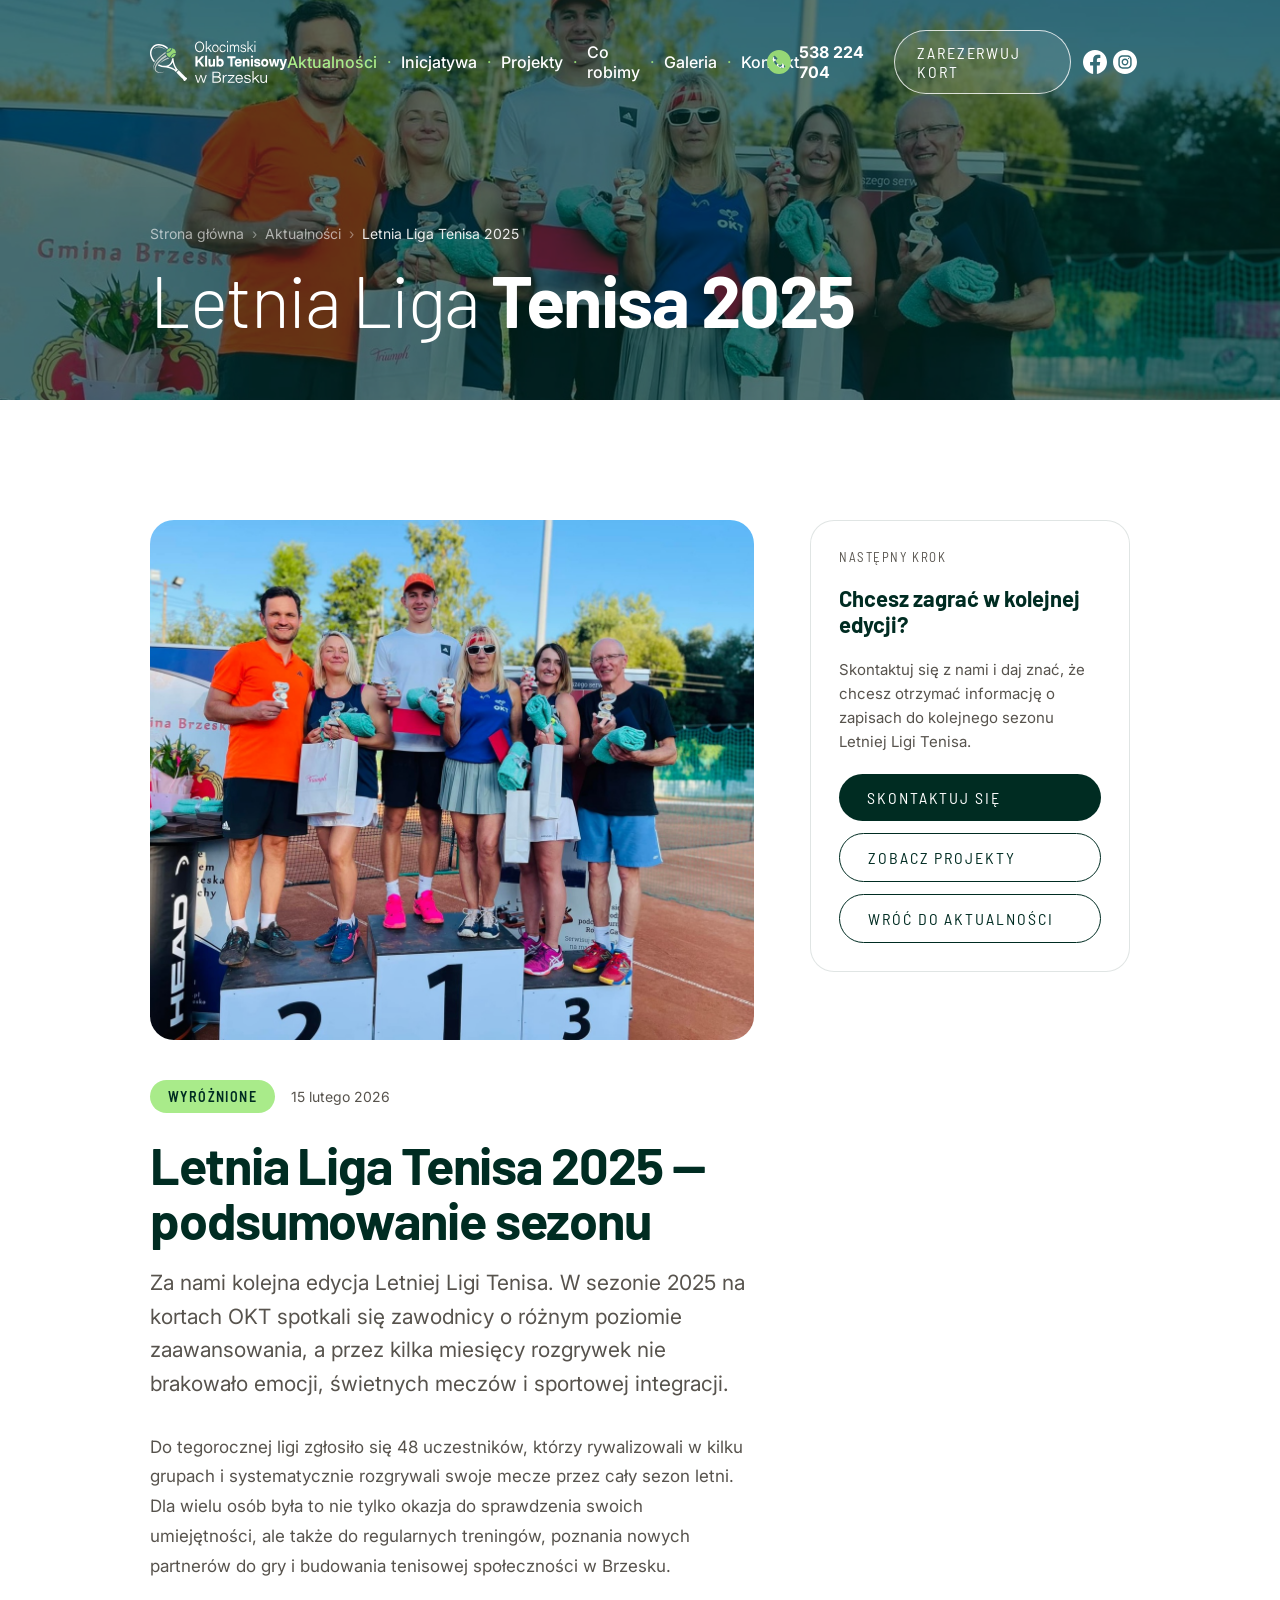
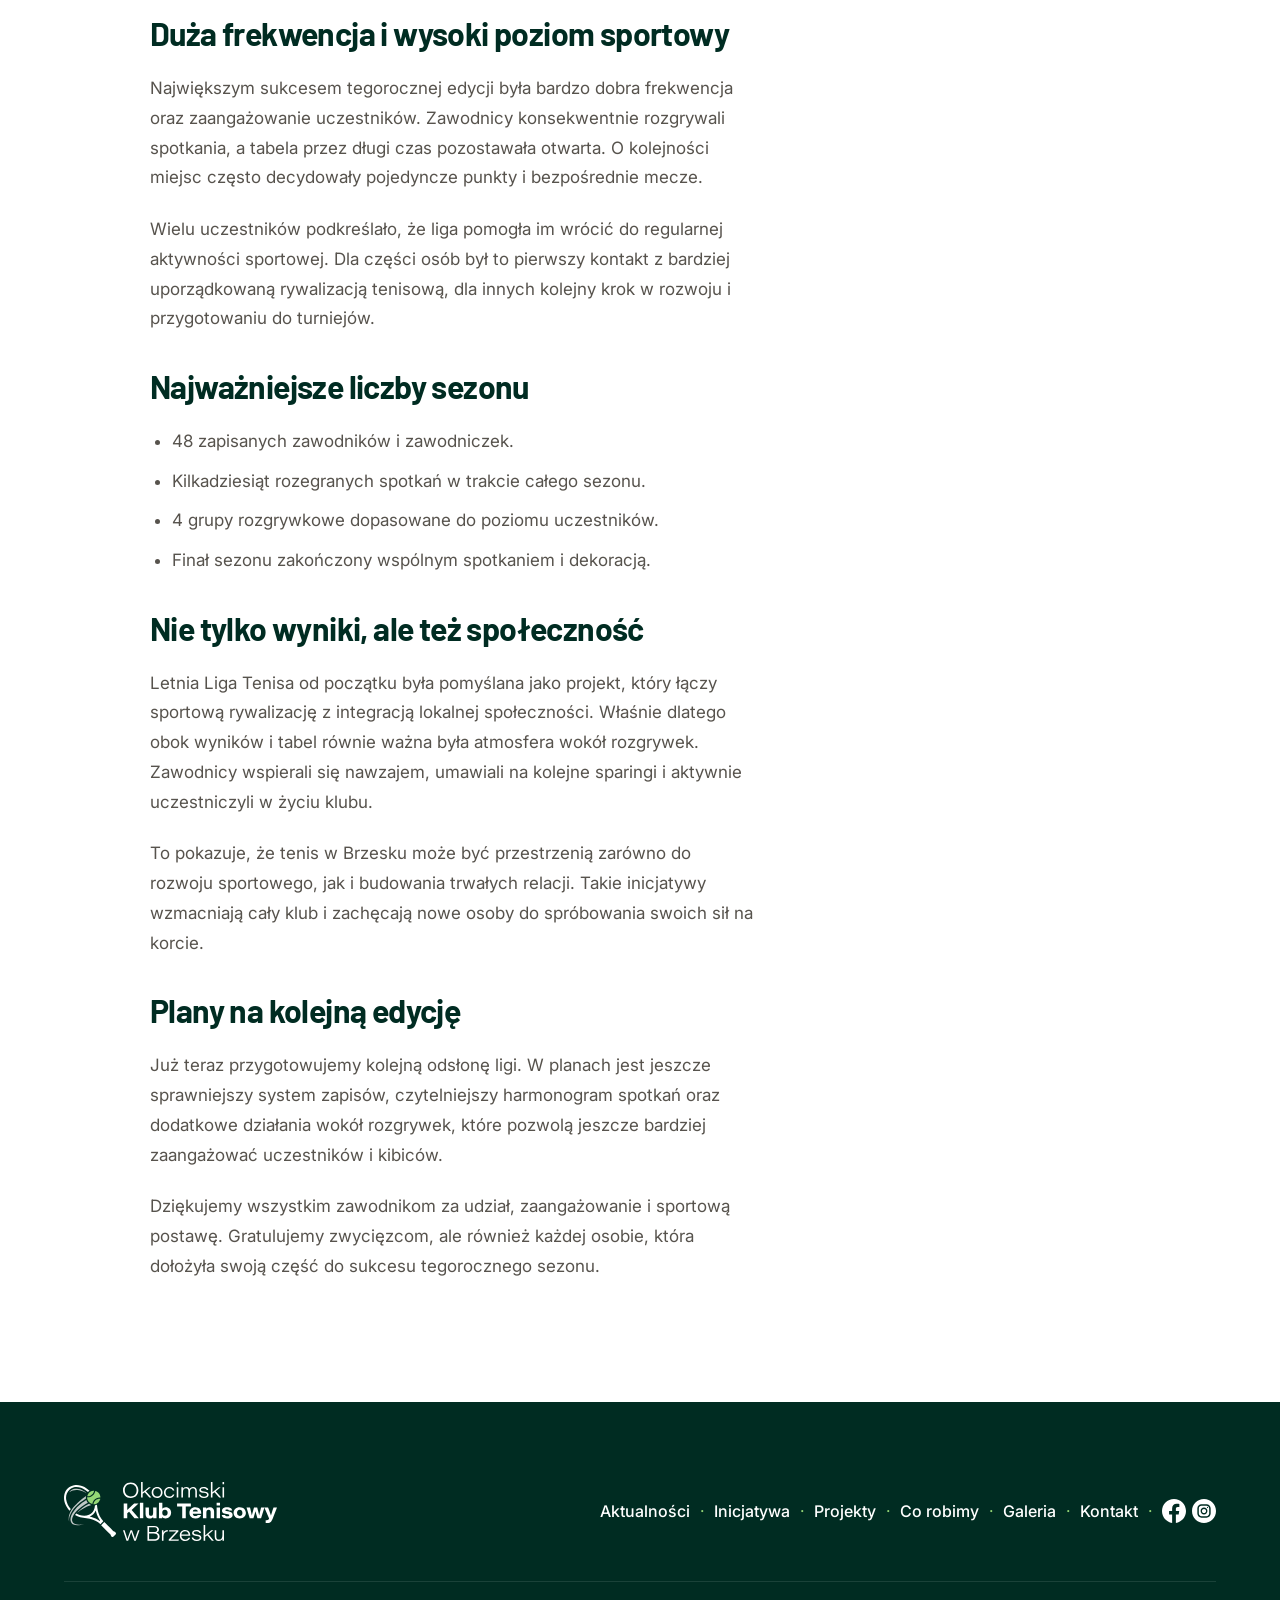
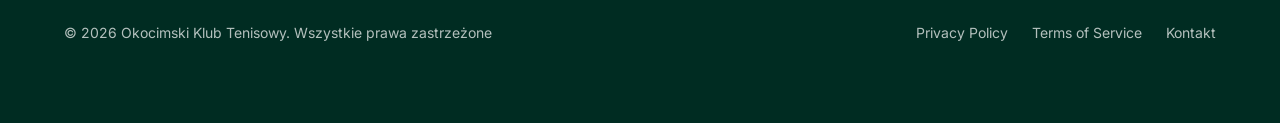
<file: aktualnosc-letnia-liga-2025.html>
<!DOCTYPE html>
<html lang="pl">
<head>
  <meta charset="UTF-8">
  <meta name="viewport" content="width=device-width, initial-scale=1.0">
  <title>Letnia Liga Tenisa 2025 — podsumowanie sezonu</title>
  <link rel="preconnect" href="https://fonts.googleapis.com">
  <link rel="preconnect" href="https://fonts.gstatic.com" crossorigin>
  <meta name="description" content="Podsumowanie sezonu Letniej Ligi Tenisa 2025 w Okocimskim Klubie Tenisowym w Brzesku. Wyniki, frekwencja i plany na kolejną edycję.">
  <meta property="og:type" content="article">
  <meta property="og:title" content="Letnia Liga Tenisa 2025 — podsumowanie sezonu">
  <meta property="og:description" content="Podsumowanie sezonu Letniej Ligi Tenisa 2025 w Okocimskim Klubie Tenisowym w Brzesku.">
  <meta property="og:image" content="https://codeandpixelpl.github.io/okt-klub/assets/images/liga-photo.jpg">
  <meta property="og:url" content="https://codeandpixelpl.github.io/okt-klub/aktualnosc-letnia-liga-2025.html">
  <link rel="stylesheet" href="assets/css/style.css">
  <link rel="stylesheet" href="assets/css/main.css">
</head>
<body>

<section class="page-hero">
  <img class="page-hero__bg" src="assets/images/liga-photo.jpg" alt="" style="object-position:center 22%;">
  <nav class="nav" style="position:absolute;top:0;left:0;right:0;">
    <a href="index.html" class="nav__logo">
      <img class="nav__logo-icon" src="assets/images/logo-icon.svg" alt="OKT">
      <span class="nav__logo-text">
        <img class="nav__logo-name" src="assets/images/logo-name.svg" alt="Okocimski Klub Tenisowy">
        <img class="nav__logo-city" src="assets/images/logo-city.svg" alt="w Brzesku">
      </span>
    </a>
    <ul class="nav__links">
      <li><a href="aktualnosci.html" class="active">Aktualności</a></li><li><span class="nav__dot">·</span></li>
      <li><a href="inicjatywa.html">Inicjatywa</a></li><li><span class="nav__dot">·</span></li>
      <li><a href="projekty.html">Projekty</a></li><li><span class="nav__dot">·</span></li>
      <li><a href="co-robimy.html">Co robimy</a></li><li><span class="nav__dot">·</span></li>
      <li><a href="galeria.html">Galeria</a></li><li><span class="nav__dot">·</span></li>
      <li><a href="kontakt.html">Kontakt</a></li>
    </ul>
    <div class="nav__right">
      <div class="nav__phone"><img src="assets/images/phone-icon.svg" alt=""><span>538 224 704</span></div>
      <a href="kontakt.html" class="btn-outline">Zarezerwuj kort</a>
      <div class="nav__social">
        <img src="assets/images/facebook-icon.svg" alt="Facebook">
        <img src="assets/images/instagram-icon.svg" alt="Instagram">
      </div>
    </div>
    <button class="nav__hamburger" aria-label="Menu">
      <span></span><span></span><span></span>
    </button>
  </nav>
  <div class="page-hero__content">
    <div class="breadcrumb">
      <a href="index.html">Strona główna</a>
      <span class="breadcrumb__sep">›</span>
      <a href="aktualnosci.html">Aktualności</a>
      <span class="breadcrumb__sep">›</span>
      <span class="breadcrumb__current">Letnia Liga Tenisa 2025</span>
    </div>
    <h1 class="page-hero__title"><em>Letnia Liga </em><strong>Tenisa 2025</strong></h1>
  </div>
</section>

<section class="section">
  <div class="article-layout">
    <article class="article-main">
      <img class="article-cover" src="assets/images/liga-photo.jpg" alt="Letnia Liga Tenisa 2025 — ceremonia dekoracji">

      <div class="article-meta">
        <span class="badge-green">Wyróżnione</span>
        <span class="featured-article__date">15 lutego 2026</span>
      </div>

      <h1 class="article-title">Letnia Liga Tenisa 2025 — podsumowanie sezonu</h1>
      <p class="article-lead">Za nami kolejna edycja Letniej Ligi Tenisa. W sezonie 2025 na kortach OKT spotkali się zawodnicy o różnym poziomie zaawansowania, a przez kilka miesięcy rozgrywek nie brakowało emocji, świetnych meczów i sportowej integracji.</p>

      <div class="article-content">
        <p>Do tegorocznej ligi zgłosiło się 48 uczestników, którzy rywalizowali w kilku grupach i systematycznie rozgrywali swoje mecze przez cały sezon letni. Dla wielu osób była to nie tylko okazja do sprawdzenia swoich umiejętności, ale także do regularnych treningów, poznania nowych partnerów do gry i budowania tenisowej społeczności w Brzesku.</p>

        <h2>Duża frekwencja i wysoki poziom sportowy</h2>
        <p>Największym sukcesem tegorocznej edycji była bardzo dobra frekwencja oraz zaangażowanie uczestników. Zawodnicy konsekwentnie rozgrywali spotkania, a tabela przez długi czas pozostawała otwarta. O kolejności miejsc często decydowały pojedyncze punkty i bezpośrednie mecze.</p>
        <p>Wielu uczestników podkreślało, że liga pomogła im wrócić do regularnej aktywności sportowej. Dla części osób był to pierwszy kontakt z bardziej uporządkowaną rywalizacją tenisową, dla innych kolejny krok w rozwoju i przygotowaniu do turniejów.</p>

        <h2>Najważniejsze liczby sezonu</h2>
        <ul>
          <li>48 zapisanych zawodników i zawodniczek.</li>
          <li>Kilkadziesiąt rozegranych spotkań w trakcie całego sezonu.</li>
          <li>4 grupy rozgrywkowe dopasowane do poziomu uczestników.</li>
          <li>Finał sezonu zakończony wspólnym spotkaniem i dekoracją.</li>
        </ul>

        <h2>Nie tylko wyniki, ale też społeczność</h2>
        <p>Letnia Liga Tenisa od początku była pomyślana jako projekt, który łączy sportową rywalizację z integracją lokalnej społeczności. Właśnie dlatego obok wyników i tabel równie ważna była atmosfera wokół rozgrywek. Zawodnicy wspierali się nawzajem, umawiali na kolejne sparingi i aktywnie uczestniczyli w życiu klubu.</p>
        <p>To pokazuje, że tenis w Brzesku może być przestrzenią zarówno do rozwoju sportowego, jak i budowania trwałych relacji. Takie inicjatywy wzmacniają cały klub i zachęcają nowe osoby do spróbowania swoich sił na korcie.</p>

        <h2>Plany na kolejną edycję</h2>
        <p>Już teraz przygotowujemy kolejną odsłonę ligi. W planach jest jeszcze sprawniejszy system zapisów, czytelniejszy harmonogram spotkań oraz dodatkowe działania wokół rozgrywek, które pozwolą jeszcze bardziej zaangażować uczestników i kibiców.</p>
        <p>Dziękujemy wszystkim zawodnikom za udział, zaangażowanie i sportową postawę. Gratulujemy zwycięzcom, ale również każdej osobie, która dołożyła swoją część do sukcesu tegorocznego sezonu.</p>
      </div>
    </article>

    <aside class="article-aside">
      <div class="article-card">
        <span class="article-card__label">Następny krok</span>
        <span class="article-card__value">Chcesz zagrać w kolejnej edycji?</span>
        <p class="article-card__text">Skontaktuj się z nami i daj znać, że chcesz otrzymać informację o zapisach do kolejnego sezonu Letniej Ligi Tenisa.</p>
        <div class="article-card__actions">
          <a href="kontakt.html" class="btn-primary">Skontaktuj się</a>
          <a href="projekty.html" class="btn-outline-dark">Zobacz projekty</a>
          <a href="aktualnosci.html" class="btn-outline-dark">Wróć do aktualności</a>
        </div>
      </div>
    </aside>
  </div>
</section>

<footer class="footer">
  <div class="footer__top">
    <a href="index.html" class="footer__logo">
      <img class="footer__logo-icon" src="assets/images/footer-logo-icon.svg" alt="OKT">
      <span class="footer__logo-text">
        <img class="footer__logo-name" src="assets/images/footer-logo-name.svg" alt="Okocimski Klub Tenisowy">
        <img class="footer__logo-city" src="assets/images/footer-logo-city.svg" alt="w Brzesku">
      </span>
    </a>
    <nav class="footer__nav">
      <a href="aktualnosci.html">Aktualności</a><span class="dot">·</span>
      <a href="inicjatywa.html">Inicjatywa</a><span class="dot">·</span>
      <a href="projekty.html">Projekty</a><span class="dot">·</span>
      <a href="co-robimy.html">Co robimy</a><span class="dot">·</span>
      <a href="galeria.html">Galeria</a><span class="dot">·</span>
      <a href="kontakt.html">Kontakt</a><span class="dot">·</span>
      <div class="footer__social">
        <img src="assets/images/footer-facebook.svg" alt="Facebook">
        <img src="assets/images/footer-instagram.svg" alt="Instagram">
      </div>
    </nav>
  </div>
  <hr class="footer__divider">
  <div class="footer__credits">
    <p class="footer__copy">© 2026 Okocimski Klub Tenisowy. Wszystkie prawa zastrzeżone</p>
    <div class="footer__links">
      <a href="#">Privacy Policy</a>
      <a href="#">Terms of Service</a>
      <a href="kontakt.html">Kontakt</a>
    </div>
  </div>
</footer>

<script src="assets/js/nav.js"></script>
</body>
</html>
</file>
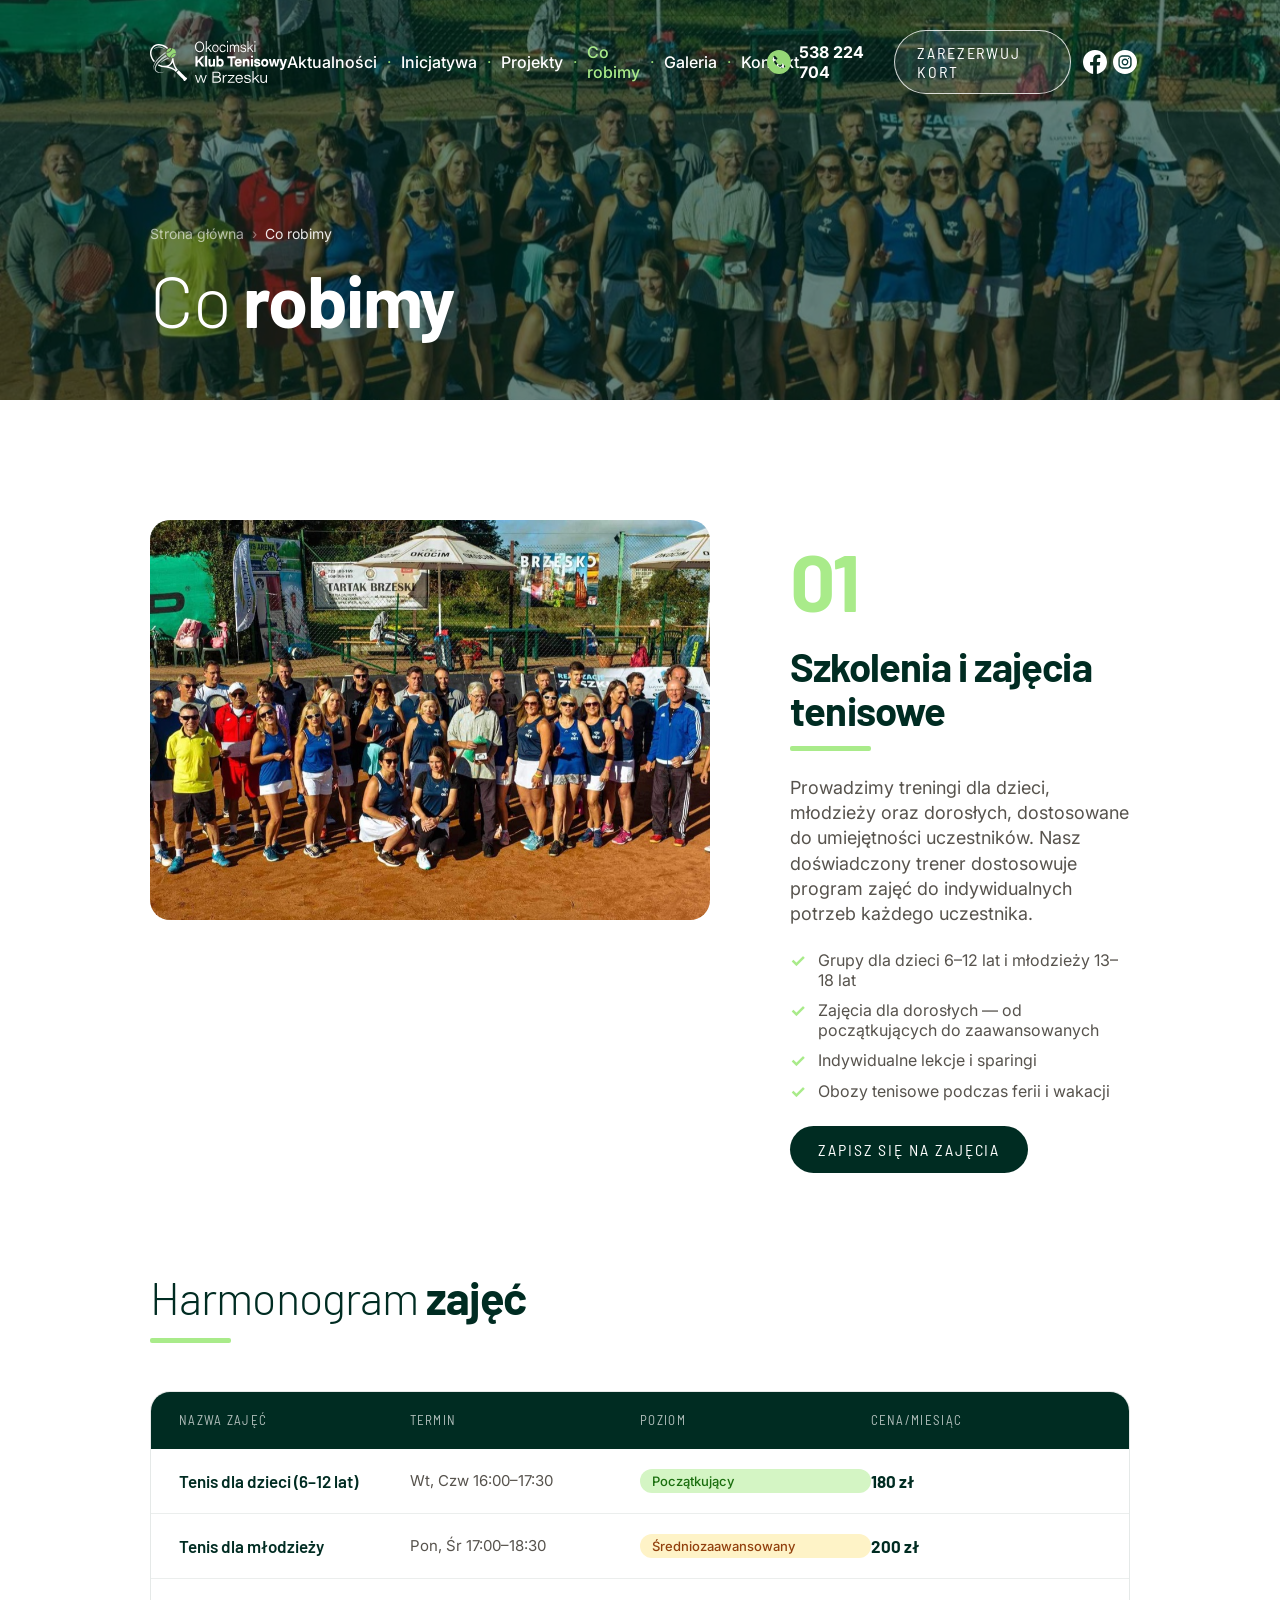
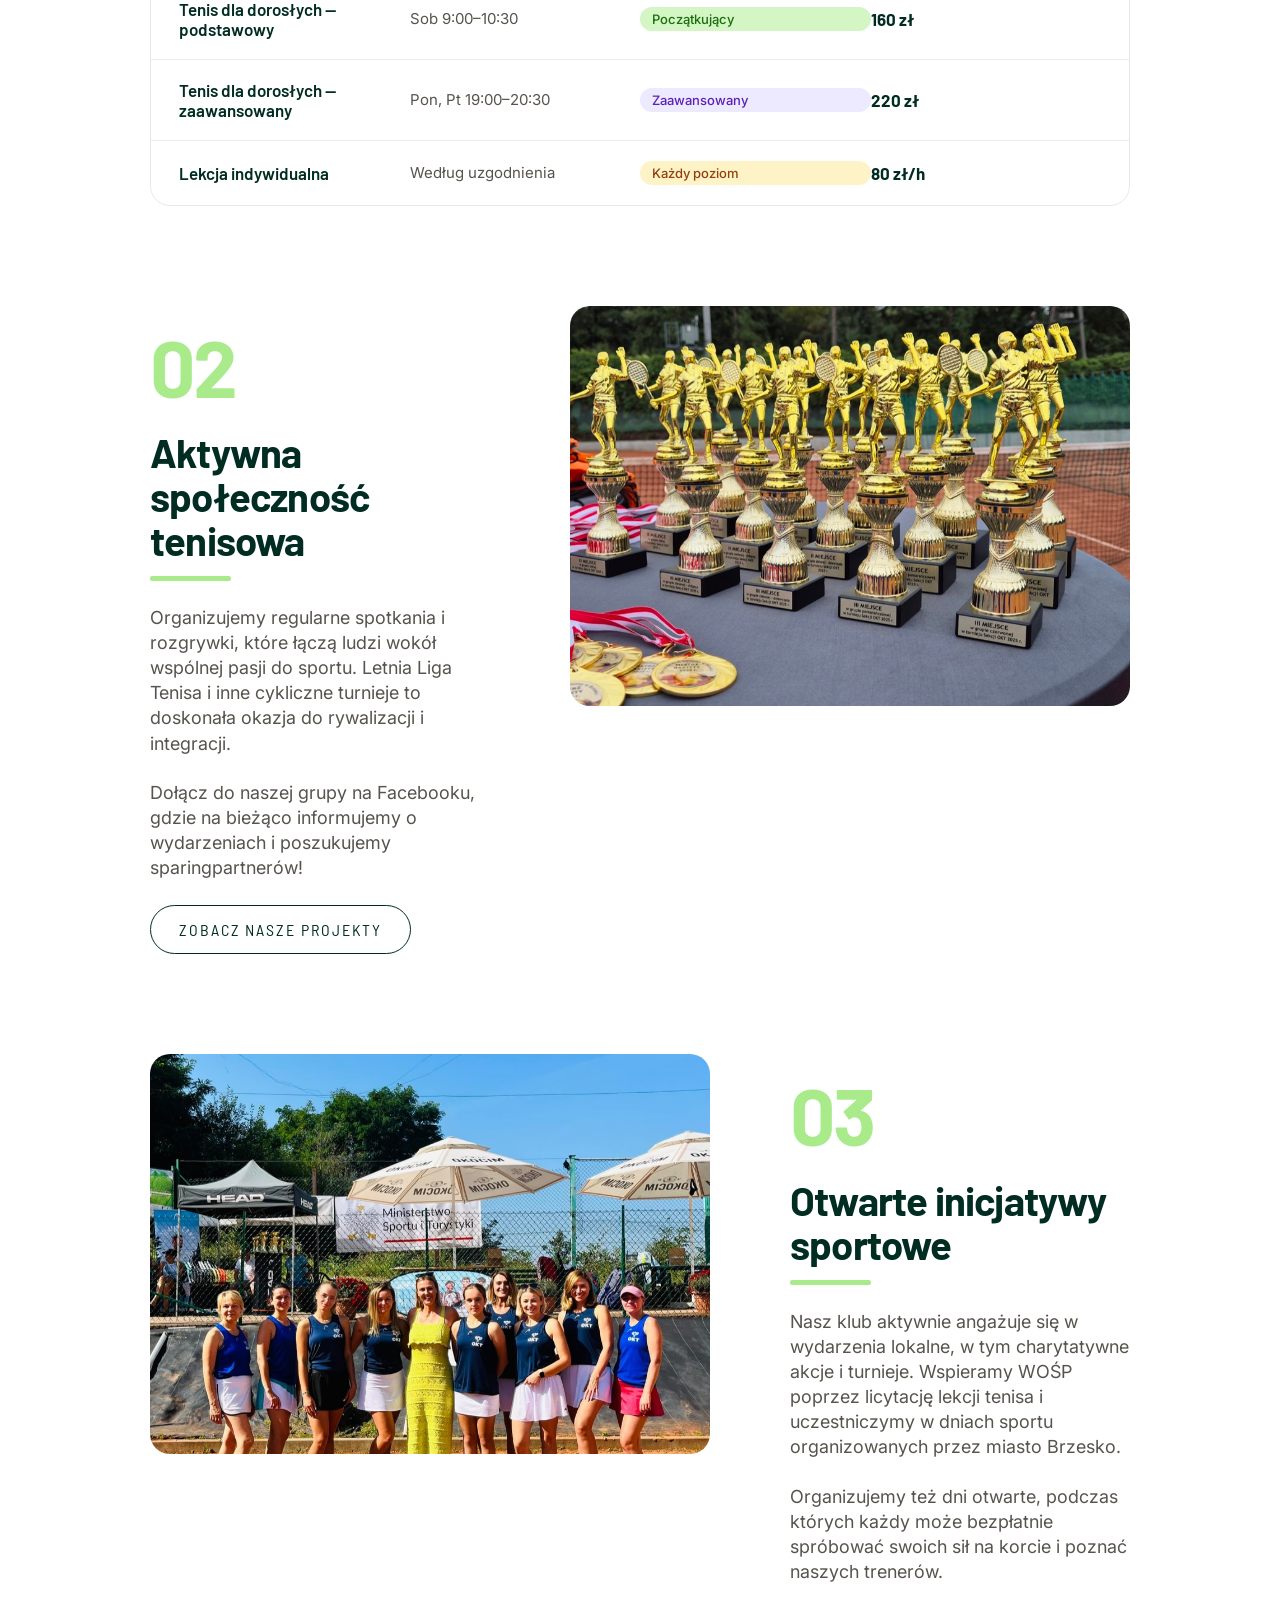
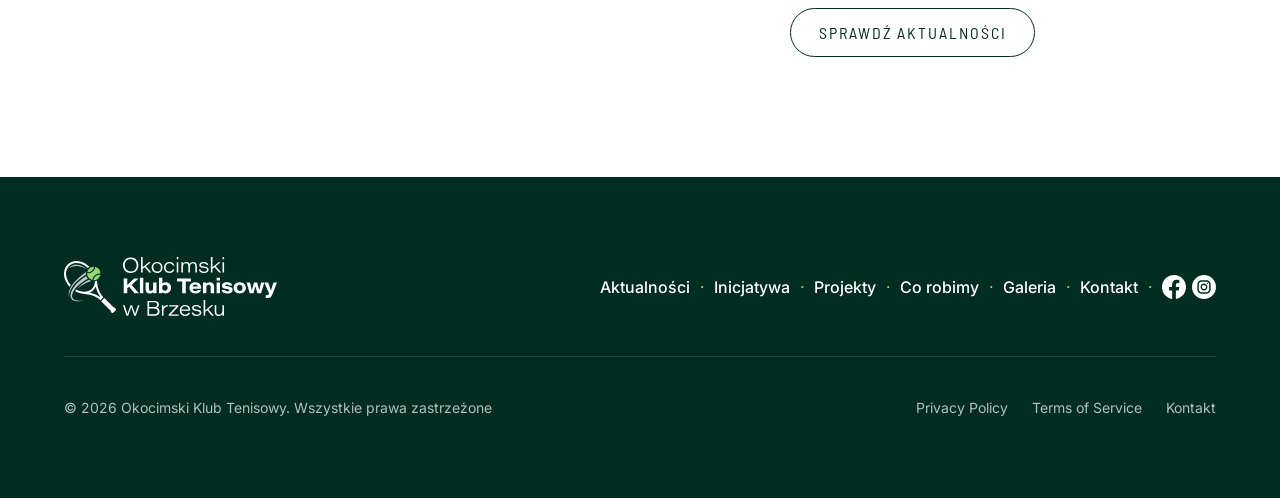
<file: co-robimy.html>
<!DOCTYPE html>
<html lang="pl">
<head>
  <meta charset="UTF-8">
  <meta name="viewport" content="width=device-width, initial-scale=1.0">
  <title>Co robimy — Okocimski Klub Tenisowy</title>
  <link rel="preconnect" href="https://fonts.googleapis.com">
  <link rel="preconnect" href="https://fonts.gstatic.com" crossorigin>
  <meta name="description" content="Co robimy w OKT Brzesko — szkolenia tenisowe, harmonogram zajęć, organizacja turniejów i aktywna społeczność sportowa.">
  <meta property="og:type"        content="website">
  <meta property="og:title"       content="Co robimy — Okocimski Klub Tenisowy">
  <meta property="og:description" content="Co robimy w OKT Brzesko — szkolenia tenisowe, harmonogram zajęć, organizacja turniejów i aktywna społeczność sportowa.">
  <meta property="og:image"       content="https://codeandpixelpl.github.io/okt-klub/assets/images/hero-bg.jpg">
  <meta property="og:url"         content="https://codeandpixelpl.github.io/okt-klub/co-robimy.html">
  <link rel="stylesheet" href="assets/css/style.css">
  <link rel="stylesheet" href="assets/css/main.css">
</head>
<body>

<section class="page-hero">
  <img class="page-hero__bg" src="assets/images/co-robimy-1.jpg" alt="">
  <nav class="nav" style="position:absolute;top:0;left:0;right:0;">
    <a href="index.html" class="nav__logo">
      <img class="nav__logo-icon" src="assets/images/logo-icon.svg" alt="OKT">
      <span class="nav__logo-text">
        <img class="nav__logo-name" src="assets/images/logo-name.svg" alt="Okocimski Klub Tenisowy">
        <img class="nav__logo-city" src="assets/images/logo-city.svg" alt="w Brzesku">
      </span>
    </a>
    <ul class="nav__links">
      <li><a href="aktualnosci.html">Aktualności</a></li><li><span class="nav__dot">·</span></li>
      <li><a href="inicjatywa.html">Inicjatywa</a></li><li><span class="nav__dot">·</span></li>
      <li><a href="projekty.html">Projekty</a></li><li><span class="nav__dot">·</span></li>
      <li><a href="co-robimy.html" class="active">Co robimy</a></li><li><span class="nav__dot">·</span></li>
      <li><a href="galeria.html">Galeria</a></li><li><span class="nav__dot">·</span></li>
      <li><a href="kontakt.html">Kontakt</a></li>
    </ul>
    <div class="nav__right">
      <div class="nav__phone"><img src="assets/images/phone-icon.svg" alt=""><span>538 224 704</span></div>
      <a href="kontakt.html" class="btn-outline">Zarezerwuj kort</a>
      <div class="nav__social">
        <img src="assets/images/facebook-icon.svg" alt="Facebook">
        <img src="assets/images/instagram-icon.svg" alt="Instagram">
      </div>
    </div>
    <button class="nav__hamburger" aria-label="Menu">
      <span></span><span></span><span></span>
    </button>
  </nav>
  <div class="page-hero__content">
    <div class="breadcrumb">
      <a href="index.html">Strona główna</a><span class="breadcrumb__sep">›</span>
      <span class="breadcrumb__current">Co robimy</span>
    </div>
    <h1 class="page-hero__title"><em>Co </em><strong>robimy</strong></h1>
  </div>
</section>

<section class="section">

  <!-- 01 Szkolenia -->
  <div class="activity-block">
    <img class="activity-block__img" src="assets/images/co-robimy-1.jpg" alt="Szkolenia tenisowe">
    <div class="activity-block__content">
      <span class="activity-block__num">01</span>
      <div>
        <h2 class="activity-block__title">Szkolenia i zajęcia tenisowe</h2>
        <span class="accent-line"></span>
      </div>
      <p class="text-body text-body--lg">Prowadzimy treningi dla dzieci, młodzieży oraz dorosłych, dostosowane do umiejętności uczestników. Nasz doświadczony trener dostosowuje program zajęć do indywidualnych potrzeb każdego uczestnika.</p>
      <ul style="display:flex;flex-direction:column;gap:10px;padding-left:0;list-style:none;">
        <li style="display:flex;gap:12px;align-items:flex-start;font-size:16px;color:var(--text-gray);">
          <span style="color:var(--green-accent);font-weight:700;font-size:18px;">✓</span> Grupy dla dzieci 6–12 lat i młodzieży 13–18 lat
        </li>
        <li style="display:flex;gap:12px;align-items:flex-start;font-size:16px;color:var(--text-gray);">
          <span style="color:var(--green-accent);font-weight:700;font-size:18px;">✓</span> Zajęcia dla dorosłych — od początkujących do zaawansowanych
        </li>
        <li style="display:flex;gap:12px;align-items:flex-start;font-size:16px;color:var(--text-gray);">
          <span style="color:var(--green-accent);font-weight:700;font-size:18px;">✓</span> Indywidualne lekcje i sparingi
        </li>
        <li style="display:flex;gap:12px;align-items:flex-start;font-size:16px;color:var(--text-gray);">
          <span style="color:var(--green-accent);font-weight:700;font-size:18px;">✓</span> Obozy tenisowe podczas ferii i wakacji
        </li>
      </ul>
      <a href="kontakt.html" class="btn-primary" style="width:fit-content;">Zapisz się na zajęcia</a>
    </div>
  </div>

  <!-- Schedule -->
  <div style="margin-bottom:100px;">
    <h2 class="heading-xl" style="margin-bottom:14px;"><em>Harmonogram </em><strong>zajęć</strong></h2>
    <span class="accent-line"></span>
    <div class="training-schedule" style="margin-top:48px;">
      <div class="training-row training-row--header">
        <span>Nazwa zajęć</span><span>Termin</span><span>Poziom</span><span>Cena/miesiąc</span>
      </div>
      <div class="training-row">
        <span class="tr-name">Tenis dla dzieci (6–12 lat)</span>
        <span class="tr-detail">Wt, Czw 16:00–17:30</span>
        <span class="tr-level tr-level--begin">Początkujący</span>
        <span class="tr-price">180 zł</span>
      </div>
      <div class="training-row">
        <span class="tr-name">Tenis dla młodzieży</span>
        <span class="tr-detail">Pon, Śr 17:00–18:30</span>
        <span class="tr-level tr-level--mid">Średniozaawansowany</span>
        <span class="tr-price">200 zł</span>
      </div>
      <div class="training-row">
        <span class="tr-name">Tenis dla dorosłych — podstawowy</span>
        <span class="tr-detail">Sob 9:00–10:30</span>
        <span class="tr-level tr-level--begin">Początkujący</span>
        <span class="tr-price">160 zł</span>
      </div>
      <div class="training-row">
        <span class="tr-name">Tenis dla dorosłych — zaawansowany</span>
        <span class="tr-detail">Pon, Pt 19:00–20:30</span>
        <span class="tr-level tr-level--adv">Zaawansowany</span>
        <span class="tr-price">220 zł</span>
      </div>
      <div class="training-row">
        <span class="tr-name">Lekcja indywidualna</span>
        <span class="tr-detail">Według uzgodnienia</span>
        <span class="tr-level tr-level--mid">Każdy poziom</span>
        <span class="tr-price">80 zł/h</span>
      </div>
    </div>
  </div>

  <!-- 02 Społeczność -->
  <div class="activity-block activity-block--reverse">
    <img class="activity-block__img" src="assets/images/co-robimy-2.jpg" alt="Społeczność tenisowa">
    <div class="activity-block__content">
      <span class="activity-block__num">02</span>
      <div>
        <h2 class="activity-block__title">Aktywna społeczność tenisowa</h2>
        <span class="accent-line"></span>
      </div>
      <p class="text-body text-body--lg">Organizujemy regularne spotkania i rozgrywki, które łączą ludzi wokół wspólnej pasji do sportu. Letnia Liga Tenisa i inne cykliczne turnieje to doskonała okazja do rywalizacji i integracji.</p>
      <p class="text-body text-body--lg">Dołącz do naszej grupy na Facebooku, gdzie na bieżąco informujemy o wydarzeniach i poszukujemy sparingpartnerów!</p>
      <a href="projekty.html" class="btn-outline-dark" style="width:fit-content;">Zobacz nasze projekty</a>
    </div>
  </div>

  <!-- 03 Inicjatywy -->
  <div class="activity-block">
    <img class="activity-block__img" src="assets/images/co-robimy-3.jpg" alt="Inicjatywy sportowe">
    <div class="activity-block__content">
      <span class="activity-block__num">03</span>
      <div>
        <h2 class="activity-block__title">Otwarte inicjatywy sportowe</h2>
        <span class="accent-line"></span>
      </div>
      <p class="text-body text-body--lg">Nasz klub aktywnie angażuje się w wydarzenia lokalne, w tym charytatywne akcje i turnieje. Wspieramy WOŚP poprzez licytację lekcji tenisa i uczestniczymy w dniach sportu organizowanych przez miasto Brzesko.</p>
      <p class="text-body text-body--lg">Organizujemy też dni otwarte, podczas których każdy może bezpłatnie spróbować swoich sił na korcie i poznać naszych trenerów.</p>
      <a href="aktualnosci.html" class="btn-outline-dark" style="width:fit-content;">Sprawdź aktualności</a>
    </div>
  </div>

</section>

<footer class="footer">
  <div class="footer__top">
    <a href="index.html" class="footer__logo">
      <img class="footer__logo-icon" src="assets/images/footer-logo-icon.svg" alt="OKT">
      <span class="footer__logo-text">
        <img class="footer__logo-name" src="assets/images/footer-logo-name.svg" alt="Okocimski Klub Tenisowy">
        <img class="footer__logo-city" src="assets/images/footer-logo-city.svg" alt="w Brzesku">
      </span>
    </a>
    <nav class="footer__nav">
      <a href="aktualnosci.html">Aktualności</a><span class="dot">·</span>
      <a href="inicjatywa.html">Inicjatywa</a><span class="dot">·</span>
      <a href="projekty.html">Projekty</a><span class="dot">·</span>
      <a href="co-robimy.html">Co robimy</a><span class="dot">·</span>
      <a href="galeria.html">Galeria</a><span class="dot">·</span>
      <a href="kontakt.html">Kontakt</a><span class="dot">·</span>
      <div class="footer__social">
        <img src="assets/images/footer-facebook.svg" alt="Facebook">
        <img src="assets/images/footer-instagram.svg" alt="Instagram">
      </div>
    </nav>
  </div>
  <hr class="footer__divider">
  <div class="footer__credits">
    <p class="footer__copy">© 2026 Okocimski Klub Tenisowy. Wszystkie prawa zastrzeżone</p>
    <div class="footer__links"><a href="#">Privacy Policy</a><a href="#">Terms of Service</a><a href="kontakt.html">Kontakt</a></div>
  </div>
</footer>
<script src="assets/js/nav.js"></script>
</body>
</html>
</file>
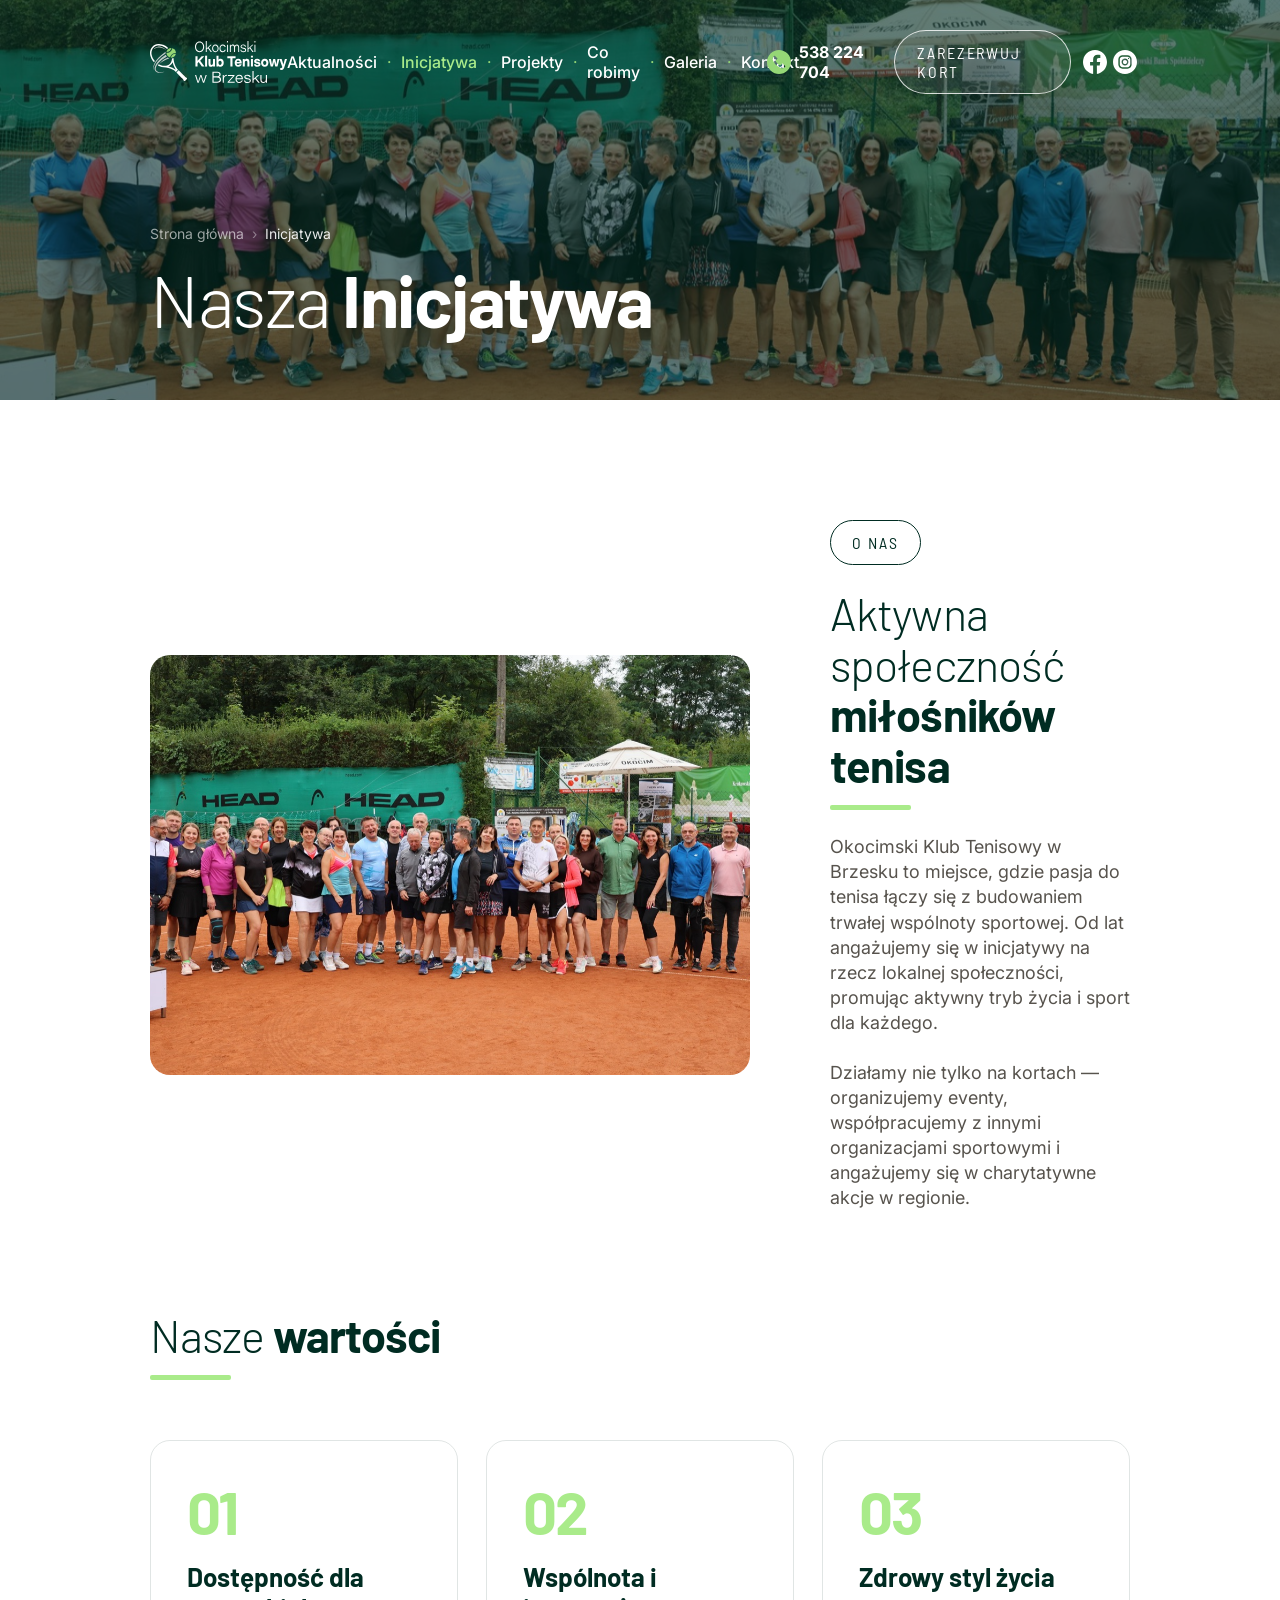
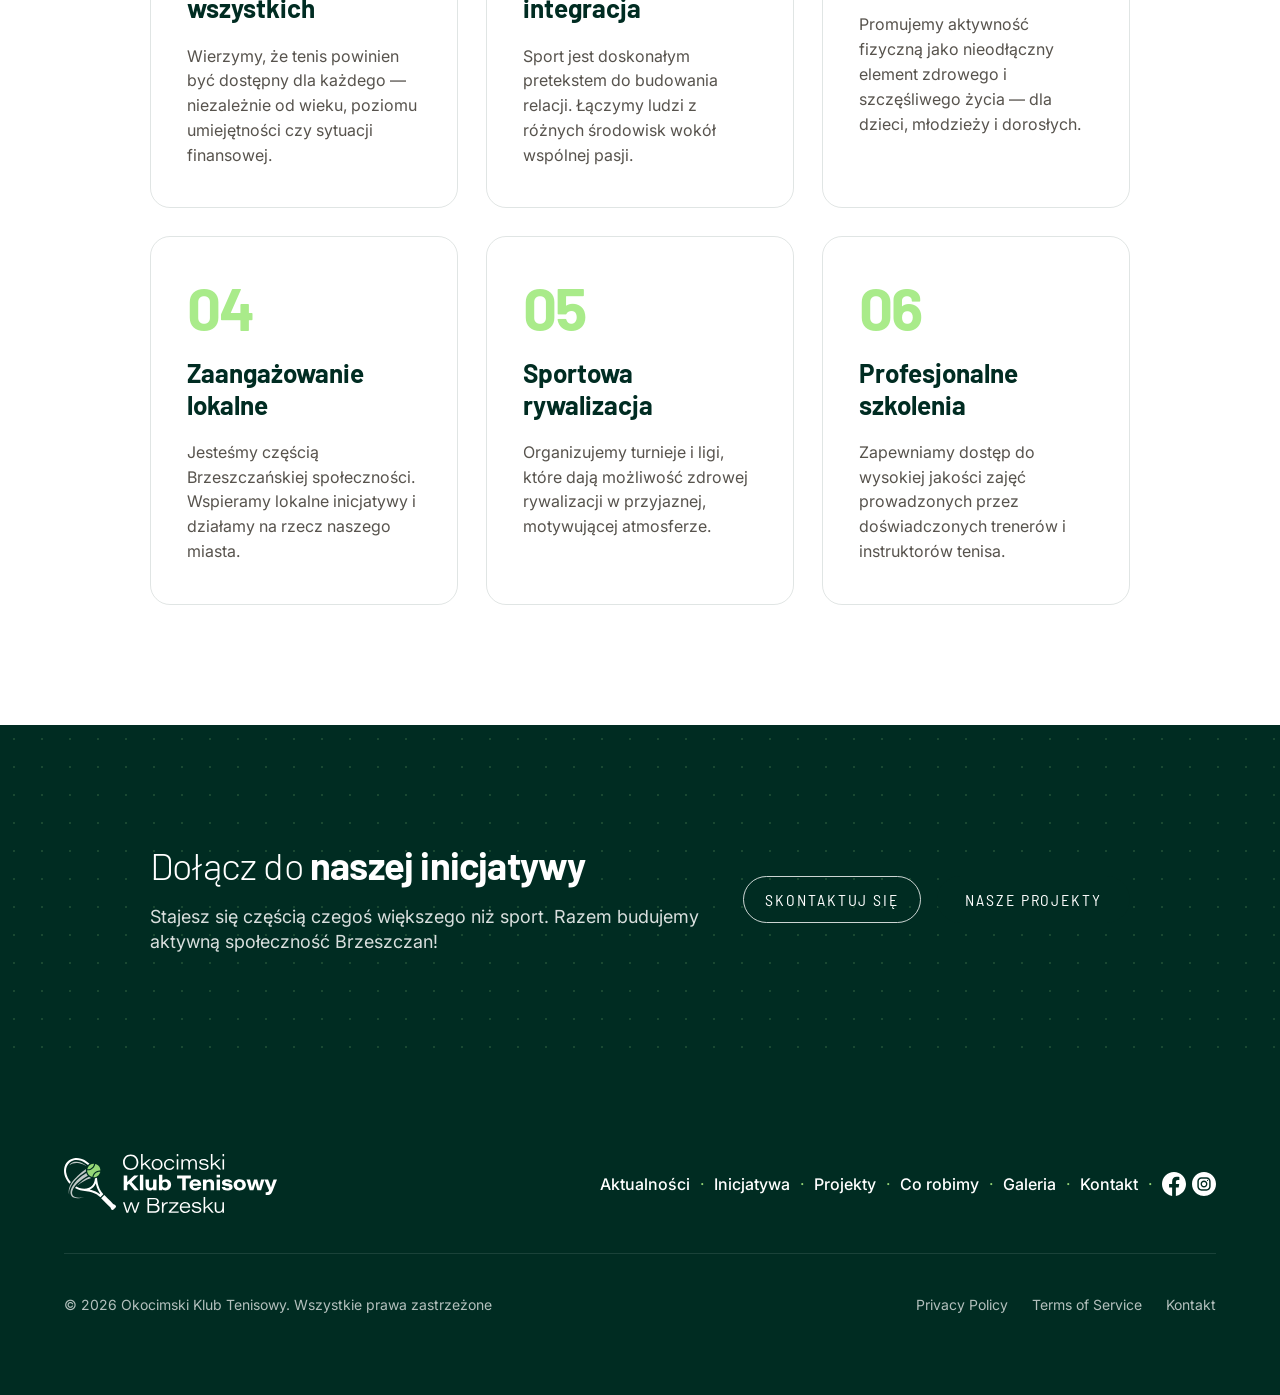
<file: inicjatywa.html>
<!DOCTYPE html>
<html lang="pl">
<head>
  <meta charset="UTF-8">
  <meta name="viewport" content="width=device-width, initial-scale=1.0">
  <title>Inicjatywa — Okocimski Klub Tenisowy</title>
  <link rel="preconnect" href="https://fonts.googleapis.com">
  <link rel="preconnect" href="https://fonts.gstatic.com" crossorigin>
  <meta name="description" content="Inicjatywa OKT Brzesko — aktywna społeczność miłośników tenisa ziemnego. Dowiedz się o naszych wartościach i działaniach.">
  <meta property="og:type"        content="website">
  <meta property="og:title"       content="Inicjatywa — Okocimski Klub Tenisowy">
  <meta property="og:description" content="Inicjatywa OKT Brzesko — aktywna społeczność miłośników tenisa ziemnego. Dowiedz się o naszych wartościach i działaniach.">
  <meta property="og:image"       content="https://codeandpixelpl.github.io/okt-klub/assets/images/hero-bg.jpg">
  <meta property="og:url"         content="https://codeandpixelpl.github.io/okt-klub/inicjatywa.html">
  <link rel="stylesheet" href="assets/css/style.css">
  <link rel="stylesheet" href="assets/css/main.css">
</head>
<body>

<section class="page-hero">
  <img class="page-hero__bg" src="assets/images/group-photo.jpg" alt="">
  <nav class="nav" style="position:absolute;top:0;left:0;right:0;">
    <a href="index.html" class="nav__logo">
      <img class="nav__logo-icon" src="assets/images/logo-icon.svg" alt="OKT">
      <span class="nav__logo-text">
        <img class="nav__logo-name" src="assets/images/logo-name.svg" alt="Okocimski Klub Tenisowy">
        <img class="nav__logo-city" src="assets/images/logo-city.svg" alt="w Brzesku">
      </span>
    </a>
    <ul class="nav__links">
      <li><a href="aktualnosci.html">Aktualności</a></li><li><span class="nav__dot">·</span></li>
      <li><a href="inicjatywa.html" class="active">Inicjatywa</a></li><li><span class="nav__dot">·</span></li>
      <li><a href="projekty.html">Projekty</a></li><li><span class="nav__dot">·</span></li>
      <li><a href="co-robimy.html">Co robimy</a></li><li><span class="nav__dot">·</span></li>
      <li><a href="galeria.html">Galeria</a></li><li><span class="nav__dot">·</span></li>
      <li><a href="kontakt.html">Kontakt</a></li>
    </ul>
    <div class="nav__right">
      <div class="nav__phone"><img src="assets/images/phone-icon.svg" alt=""><span>538 224 704</span></div>
      <a href="kontakt.html" class="btn-outline">Zarezerwuj kort</a>
      <div class="nav__social">
        <img src="assets/images/facebook-icon.svg" alt="Facebook">
        <img src="assets/images/instagram-icon.svg" alt="Instagram">
      </div>
    </div>
    <button class="nav__hamburger" aria-label="Menu">
      <span></span><span></span><span></span>
    </button>
  </nav>
  <div class="page-hero__content">
    <div class="breadcrumb">
      <a href="index.html">Strona główna</a><span class="breadcrumb__sep">›</span>
      <span class="breadcrumb__current">Inicjatywa</span>
    </div>
    <h1 class="page-hero__title"><em>Nasza </em><strong>Inicjatywa</strong></h1>
  </div>
</section>

<!-- INTRO -->
<section class="section">
  <div class="intro-split">
    <img class="intro-split__img" src="assets/images/group-photo.jpg" alt="Społeczność OKT">
    <div class="intro-split__content">
      <span class="badge-outline">O nas</span>
      <div>
        <h2 class="heading-xl"><em>Aktywna społeczność </em><strong>miłośników tenisa</strong></h2>
        <span class="accent-line"></span>
      </div>
      <p class="text-body text-body--lg">Okocimski Klub Tenisowy w Brzesku to miejsce, gdzie pasja do tenisa łączy się z budowaniem trwałej wspólnoty sportowej. Od lat angażujemy się w inicjatywy na rzecz lokalnej społeczności, promując aktywny tryb życia i sport dla każdego.</p>
      <p class="text-body text-body--lg">Działamy nie tylko na kortach — organizujemy eventy, współpracujemy z innymi organizacjami sportowymi i angażujemy się w charytatywne akcje w regionie.</p>
    </div>
  </div>

  <!-- Values -->
  <div style="margin-bottom:24px;">
    <h2 class="heading-xl"><em>Nasze </em><strong>wartości</strong></h2>
    <span class="accent-line"></span>
  </div>
  <div class="values-grid" style="margin-top:60px;">
    <div class="value-card">
      <span class="value-card__num">01</span>
      <h3 class="value-card__title">Dostępność dla wszystkich</h3>
      <p class="value-card__text">Wierzymy, że tenis powinien być dostępny dla każdego — niezależnie od wieku, poziomu umiejętności czy sytuacji finansowej.</p>
    </div>
    <div class="value-card">
      <span class="value-card__num">02</span>
      <h3 class="value-card__title">Wspólnota i integracja</h3>
      <p class="value-card__text">Sport jest doskonałym pretekstem do budowania relacji. Łączymy ludzi z różnych środowisk wokół wspólnej pasji.</p>
    </div>
    <div class="value-card">
      <span class="value-card__num">03</span>
      <h3 class="value-card__title">Zdrowy styl życia</h3>
      <p class="value-card__text">Promujemy aktywność fizyczną jako nieodłączny element zdrowego i szczęśliwego życia — dla dzieci, młodzieży i dorosłych.</p>
    </div>
    <div class="value-card">
      <span class="value-card__num">04</span>
      <h3 class="value-card__title">Zaangażowanie lokalne</h3>
      <p class="value-card__text">Jesteśmy częścią Brzeszczańskiej społeczności. Wspieramy lokalne inicjatywy i działamy na rzecz naszego miasta.</p>
    </div>
    <div class="value-card">
      <span class="value-card__num">05</span>
      <h3 class="value-card__title">Sportowa rywalizacja</h3>
      <p class="value-card__text">Organizujemy turnieje i ligi, które dają możliwość zdrowej rywalizacji w przyjaznej, motywującej atmosferze.</p>
    </div>
    <div class="value-card">
      <span class="value-card__num">06</span>
      <h3 class="value-card__title">Profesjonalne szkolenia</h3>
      <p class="value-card__text">Zapewniamy dostęp do wysokiej jakości zajęć prowadzonych przez doświadczonych trenerów i instruktorów tenisa.</p>
    </div>
  </div>
</section>

<!-- CTA DARK -->
<section class="section section--dark section--dots">
  <div class="cta-band" style="position:relative;z-index:2;">
    <div>
      <h2 class="cta-band__title"><em>Dołącz do </em><strong>naszej inicjatywy</strong></h2>
      <p class="text-body text-body--white text-body--lg" style="margin-top:16px;max-width:600px;">Stajesz się częścią czegoś większego niż sport. Razem budujemy aktywną społeczność Brzeszczan!</p>
    </div>
    <div style="display:flex;gap:16px;flex-shrink:0;flex-wrap:wrap;max-width:100%;">
      <a href="kontakt.html" class="btn-outline-white">Skontaktuj się</a>
      <a href="projekty.html" class="btn-primary">Nasze projekty</a>
    </div>
  </div>
</section>

<footer class="footer">
  <div class="footer__top">
    <a href="index.html" class="footer__logo">
      <img class="footer__logo-icon" src="assets/images/footer-logo-icon.svg" alt="OKT">
      <span class="footer__logo-text">
        <img class="footer__logo-name" src="assets/images/footer-logo-name.svg" alt="Okocimski Klub Tenisowy">
        <img class="footer__logo-city" src="assets/images/footer-logo-city.svg" alt="w Brzesku">
      </span>
    </a>
    <nav class="footer__nav">
      <a href="aktualnosci.html">Aktualności</a><span class="dot">·</span>
      <a href="inicjatywa.html">Inicjatywa</a><span class="dot">·</span>
      <a href="projekty.html">Projekty</a><span class="dot">·</span>
      <a href="co-robimy.html">Co robimy</a><span class="dot">·</span>
      <a href="galeria.html">Galeria</a><span class="dot">·</span>
      <a href="kontakt.html">Kontakt</a><span class="dot">·</span>
      <div class="footer__social">
        <img src="assets/images/footer-facebook.svg" alt="Facebook">
        <img src="assets/images/footer-instagram.svg" alt="Instagram">
      </div>
    </nav>
  </div>
  <hr class="footer__divider">
  <div class="footer__credits">
    <p class="footer__copy">© 2026 Okocimski Klub Tenisowy. Wszystkie prawa zastrzeżone</p>
    <div class="footer__links"><a href="#">Privacy Policy</a><a href="#">Terms of Service</a><a href="kontakt.html">Kontakt</a></div>
  </div>
</footer>
<script src="assets/js/nav.js"></script>
</body>
</html>
</file>
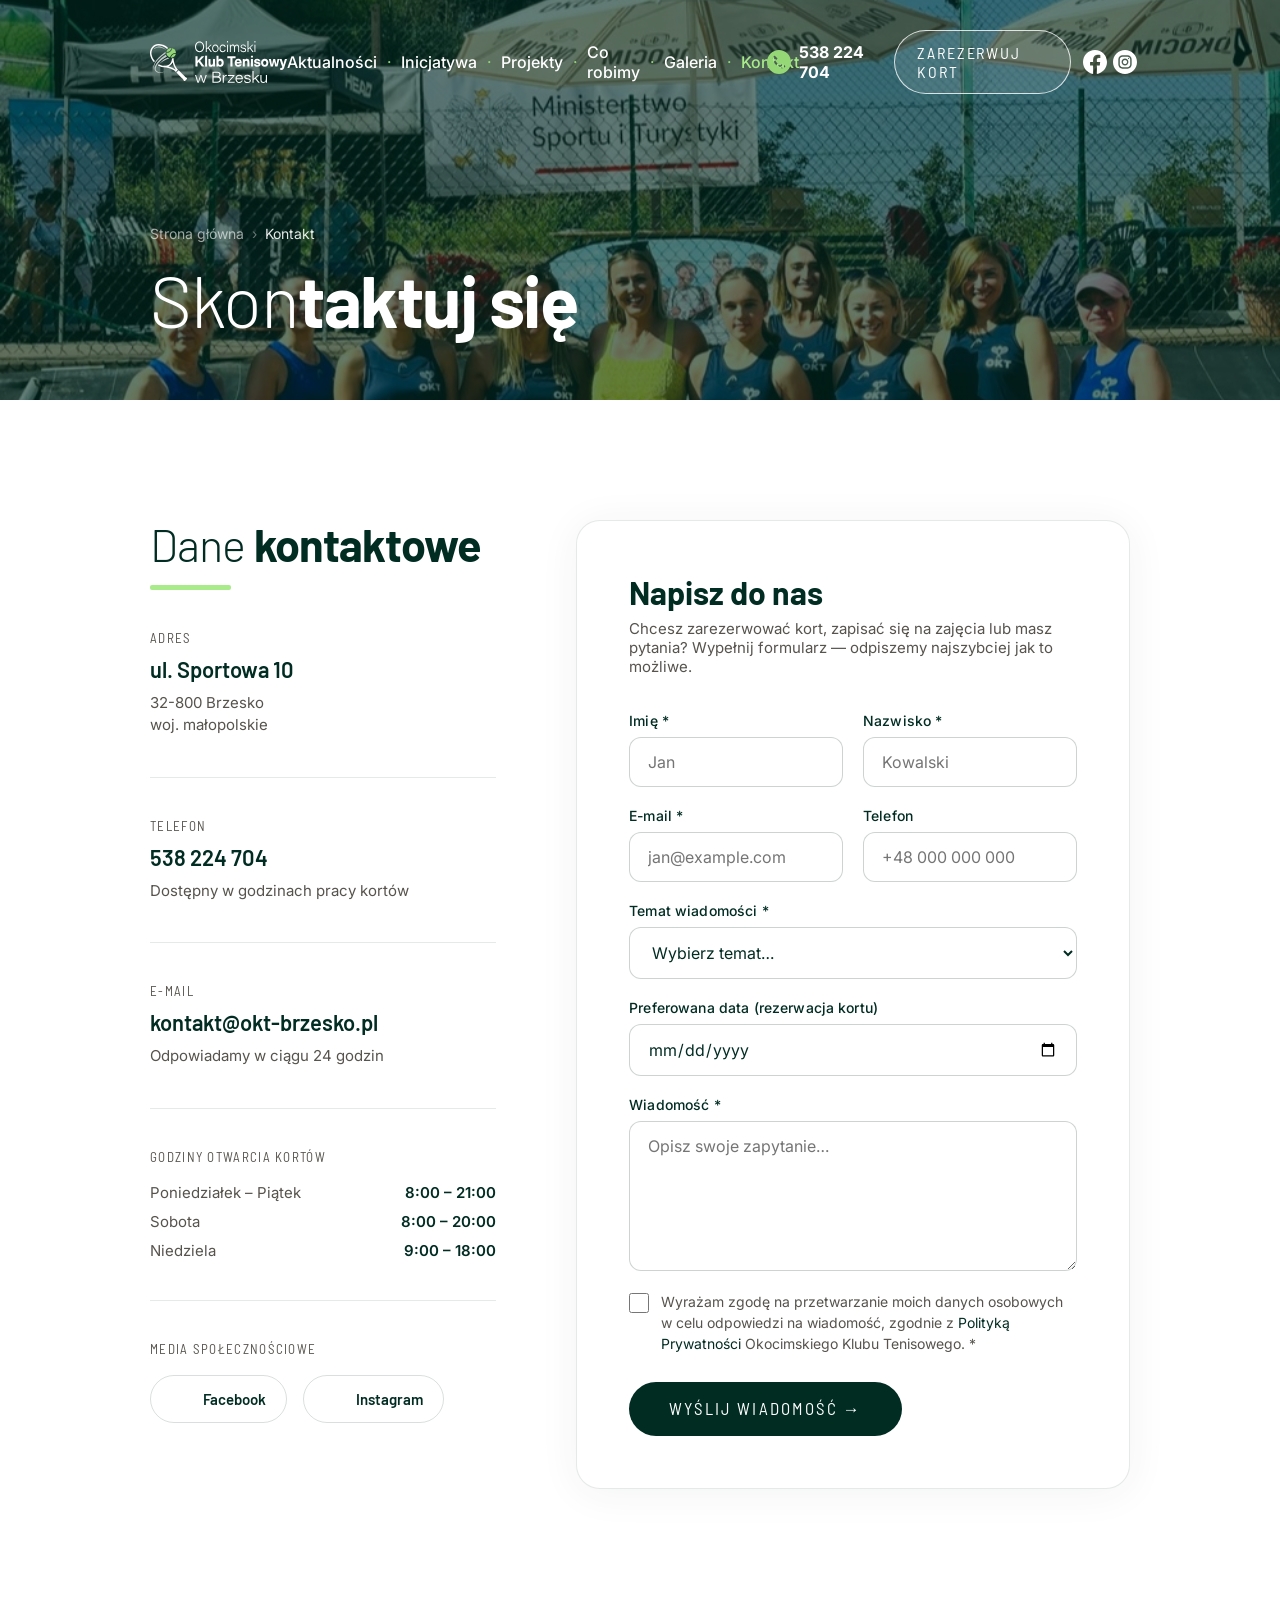
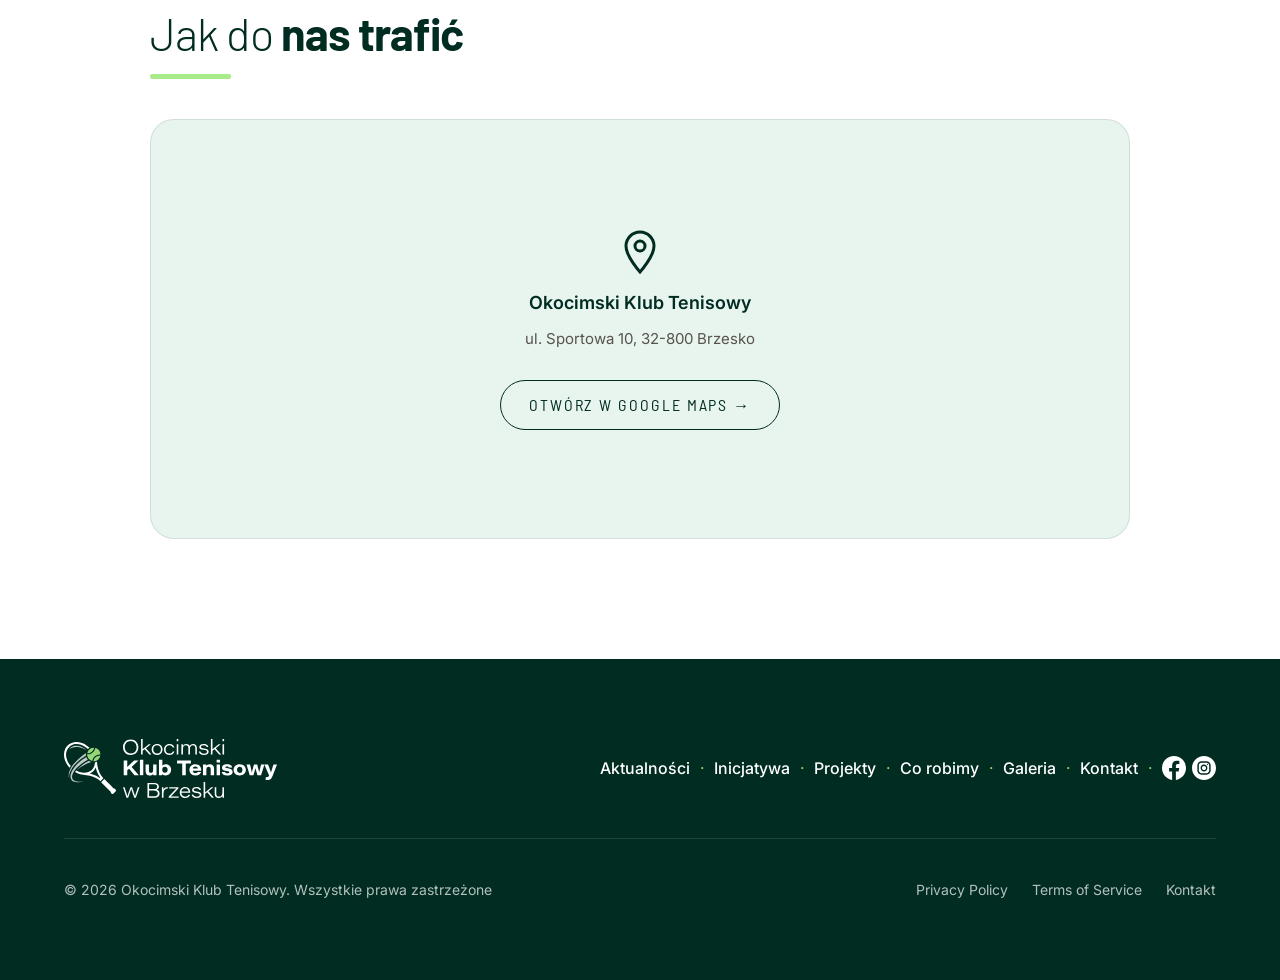
<file: kontakt.html>
<!DOCTYPE html>
<html lang="pl">
<head>
  <meta charset="UTF-8">
  <meta name="viewport" content="width=device-width, initial-scale=1.0">
  <title>Kontakt — Okocimski Klub Tenisowy</title>
  <link rel="preconnect" href="https://fonts.googleapis.com">
  <link rel="preconnect" href="https://fonts.gstatic.com" crossorigin>
  <meta name="description" content="Skontaktuj się z OKT Brzesko — ul. Sportowa 10, Brzesko. Tel. 538 224 704. Zarezerwuj kort lub zapisz się na zajęcia tenisowe.">
  <meta property="og:type"        content="website">
  <meta property="og:title"       content="Kontakt — Okocimski Klub Tenisowy">
  <meta property="og:description" content="Skontaktuj się z OKT Brzesko — ul. Sportowa 10, Brzesko. Tel. 538 224 704. Zarezerwuj kort lub zapisz się na zajęcia tenisowe.">
  <meta property="og:image"       content="https://codeandpixelpl.github.io/okt-klub/assets/images/hero-bg.jpg">
  <meta property="og:url"         content="https://codeandpixelpl.github.io/okt-klub/kontakt.html">
  <link rel="stylesheet" href="assets/css/style.css">
  <link rel="stylesheet" href="assets/css/main.css">
</head>
<body>

<section class="page-hero">
  <img class="page-hero__bg" src="assets/images/co-robimy-3.jpg" alt="">
  <nav class="nav" style="position:absolute;top:0;left:0;right:0;">
    <a href="index.html" class="nav__logo">
      <img class="nav__logo-icon" src="assets/images/logo-icon.svg" alt="OKT">
      <span class="nav__logo-text">
        <img class="nav__logo-name" src="assets/images/logo-name.svg" alt="Okocimski Klub Tenisowy">
        <img class="nav__logo-city" src="assets/images/logo-city.svg" alt="w Brzesku">
      </span>
    </a>
    <ul class="nav__links">
      <li><a href="aktualnosci.html">Aktualności</a></li><li><span class="nav__dot">·</span></li>
      <li><a href="inicjatywa.html">Inicjatywa</a></li><li><span class="nav__dot">·</span></li>
      <li><a href="projekty.html">Projekty</a></li><li><span class="nav__dot">·</span></li>
      <li><a href="co-robimy.html">Co robimy</a></li><li><span class="nav__dot">·</span></li>
      <li><a href="galeria.html">Galeria</a></li><li><span class="nav__dot">·</span></li>
      <li><a href="kontakt.html" class="active">Kontakt</a></li>
    </ul>
    <div class="nav__right">
      <div class="nav__phone"><img src="assets/images/phone-icon.svg" alt=""><span>538 224 704</span></div>
      <a href="#form" class="btn-outline">Zarezerwuj kort</a>
      <div class="nav__social">
        <img src="assets/images/facebook-icon.svg" alt="Facebook">
        <img src="assets/images/instagram-icon.svg" alt="Instagram">
      </div>
    </div>
    <button class="nav__hamburger" aria-label="Menu">
      <span></span><span></span><span></span>
    </button>
  </nav>
  <div class="page-hero__content">
    <div class="breadcrumb">
      <a href="index.html">Strona główna</a><span class="breadcrumb__sep">›</span>
      <span class="breadcrumb__current">Kontakt</span>
    </div>
    <h1 class="page-hero__title"><em>Skon</em><strong>taktuj się</strong></h1>
  </div>
</section>

<!-- CONTACT + FORM -->
<section class="section" id="form">
  <div class="contact-layout">

    <!-- Info panel -->
    <div class="contact-info">
      <div>
        <h2 class="heading-xl"><em>Dane </em><strong>kontaktowe</strong></h2>
        <span class="accent-line"></span>
      </div>

      <div class="contact-block">
        <span class="contact-block__label">Adres</span>
        <span class="contact-block__value">ul. Sportowa 10</span>
        <span class="contact-block__sub">32-800 Brzesko<br>woj. małopolskie</span>
      </div>
      <div class="contact-divider"></div>

      <div class="contact-block">
        <span class="contact-block__label">Telefon</span>
        <span class="contact-block__value">538 224 704</span>
        <span class="contact-block__sub">Dostępny w godzinach pracy kortów</span>
      </div>
      <div class="contact-divider"></div>

      <div class="contact-block">
        <span class="contact-block__label">E-mail</span>
        <span class="contact-block__value">kontakt@okt-brzesko.pl</span>
        <span class="contact-block__sub">Odpowiadamy w ciągu 24 godzin</span>
      </div>
      <div class="contact-divider"></div>

      <div class="contact-block">
        <span class="contact-block__label">Godziny otwarcia kortów</span>
        <div class="hours-table" style="margin-top:8px;">
          <div class="hours-row"><span>Poniedziałek – Piątek</span><span>8:00 – 21:00</span></div>
          <div class="hours-row"><span>Sobota</span><span>8:00 – 20:00</span></div>
          <div class="hours-row"><span>Niedziela</span><span>9:00 – 18:00</span></div>
        </div>
      </div>
      <div class="contact-divider"></div>

      <div class="contact-block">
        <span class="contact-block__label">Media społecznościowe</span>
        <div class="social-bar" style="margin-top:8px;">
          <a href="#" class="social-link">
            <img src="assets/images/facebook-icon.svg" alt=""> Facebook
          </a>
          <a href="#" class="social-link">
            <img src="assets/images/instagram-icon.svg" alt=""> Instagram
          </a>
        </div>
      </div>
    </div>

    <!-- Form -->
    <div class="form-card">
      <h2>Napisz do nas</h2>
      <p>Chcesz zarezerwować kort, zapisać się na zajęcia lub masz pytania? Wypełnij formularz — odpiszemy najszybciej jak to możliwe.</p>

      <form id="contactForm" onsubmit="handleSubmit(event)">
        <div class="form-grid">
          <div class="form-group">
            <label class="form-label" for="firstName">Imię *</label>
            <input class="form-input" type="text" id="firstName" name="firstName" placeholder="Jan" required>
          </div>
          <div class="form-group">
            <label class="form-label" for="lastName">Nazwisko *</label>
            <input class="form-input" type="text" id="lastName" name="lastName" placeholder="Kowalski" required>
          </div>
          <div class="form-group">
            <label class="form-label" for="email">E-mail *</label>
            <input class="form-input" type="email" id="email" name="email" placeholder="jan@example.com" required>
          </div>
          <div class="form-group">
            <label class="form-label" for="phone">Telefon</label>
            <input class="form-input" type="tel" id="phone" name="phone" placeholder="+48 000 000 000">
          </div>
          <div class="form-group form-group--full">
            <label class="form-label" for="topic">Temat wiadomości *</label>
            <select class="form-select" id="topic" name="topic" required>
              <option value="" disabled selected>Wybierz temat…</option>
              <option value="reservation">Rezerwacja kortu</option>
              <option value="training">Zapisy na zajęcia / szkolenia</option>
              <option value="membership">Członkostwo w klubie</option>
              <option value="tournament">Turnieje i rozgrywki</option>
              <option value="cooperation">Współpraca i sponsoring</option>
              <option value="other">Inne</option>
            </select>
          </div>
          <div class="form-group form-group--full">
            <label class="form-label" for="date">Preferowana data (rezerwacja kortu)</label>
            <input class="form-input" type="date" id="date" name="date">
          </div>
          <div class="form-group form-group--full">
            <label class="form-label" for="message">Wiadomość *</label>
            <textarea class="form-textarea" id="message" name="message" placeholder="Opisz swoje zapytanie…" required></textarea>
          </div>
          <div class="form-group form-group--full">
            <label class="form-checkbox">
              <input type="checkbox" required>
              <span>Wyrażam zgodę na przetwarzanie moich danych osobowych w celu odpowiedzi na wiadomość, zgodnie z <a href="#" style="color:var(--green-dark);">Polityką Prywatności</a> Okocimskiego Klubu Tenisowego. *</span>
            </label>
          </div>
          <div class="form-group form-group--full" style="margin-top:8px;">
            <button type="submit" class="btn-primary" style="width:fit-content;padding:16px 40px;font-size:17px;">
              Wyślij wiadomość →
            </button>
          </div>
        </div>
      </form>

      <div class="form-success" id="formSuccess">
        ✓ Dziękujemy! Twoja wiadomość została wysłana. Odpiszemy w ciągu 24 godzin.
      </div>
    </div>
  </div>
</section>

<!-- MAP -->
<div class="map-section">
  <div style="margin-bottom:40px;">
    <h2 class="heading-xl"><em>Jak do </em><strong>nas trafić</strong></h2>
    <span class="accent-line"></span>
  </div>
  <div class="map-container">
    <div class="map-placeholder">
      <svg viewBox="0 0 24 24" fill="none" stroke="currentColor" stroke-width="1.5">
        <path d="M12 2C8.13 2 5 5.13 5 9c0 5.25 7 13 7 13s7-7.75 7-13c0-3.87-3.13-7-7-7zm0 9.5c-1.38 0-2.5-1.12-2.5-2.5S10.62 6.5 12 6.5s2.5 1.12 2.5 2.5S13.38 11.5 12 11.5z"/>
      </svg>
      <p>Okocimski Klub Tenisowy</p>
      <span>ul. Sportowa 10, 32-800 Brzesko</span>
      <a href="https://maps.google.com/?q=Brzesko+korty+tenisowe" target="_blank" class="btn-outline-dark" style="margin-top:16px;">
        Otwórz w Google Maps →
      </a>
    </div>
  </div>
</div>

<script>
  function handleSubmit(e) {
    e.preventDefault();
    document.getElementById('contactForm').style.display = 'none';
    document.getElementById('formSuccess').style.display = 'block';
  }
</script>

<footer class="footer">
  <div class="footer__top">
    <a href="index.html" class="footer__logo">
      <img class="footer__logo-icon" src="assets/images/footer-logo-icon.svg" alt="OKT">
      <span class="footer__logo-text">
        <img class="footer__logo-name" src="assets/images/footer-logo-name.svg" alt="Okocimski Klub Tenisowy">
        <img class="footer__logo-city" src="assets/images/footer-logo-city.svg" alt="w Brzesku">
      </span>
    </a>
    <nav class="footer__nav">
      <a href="aktualnosci.html">Aktualności</a><span class="dot">·</span>
      <a href="inicjatywa.html">Inicjatywa</a><span class="dot">·</span>
      <a href="projekty.html">Projekty</a><span class="dot">·</span>
      <a href="co-robimy.html">Co robimy</a><span class="dot">·</span>
      <a href="galeria.html">Galeria</a><span class="dot">·</span>
      <a href="kontakt.html">Kontakt</a><span class="dot">·</span>
      <div class="footer__social">
        <img src="assets/images/footer-facebook.svg" alt="Facebook">
        <img src="assets/images/footer-instagram.svg" alt="Instagram">
      </div>
    </nav>
  </div>
  <hr class="footer__divider">
  <div class="footer__credits">
    <p class="footer__copy">© 2026 Okocimski Klub Tenisowy. Wszystkie prawa zastrzeżone</p>
    <div class="footer__links"><a href="#">Privacy Policy</a><a href="#">Terms of Service</a><a href="kontakt.html">Kontakt</a></div>
  </div>
</footer>
<script src="assets/js/nav.js"></script>
</body>
</html>
</file>
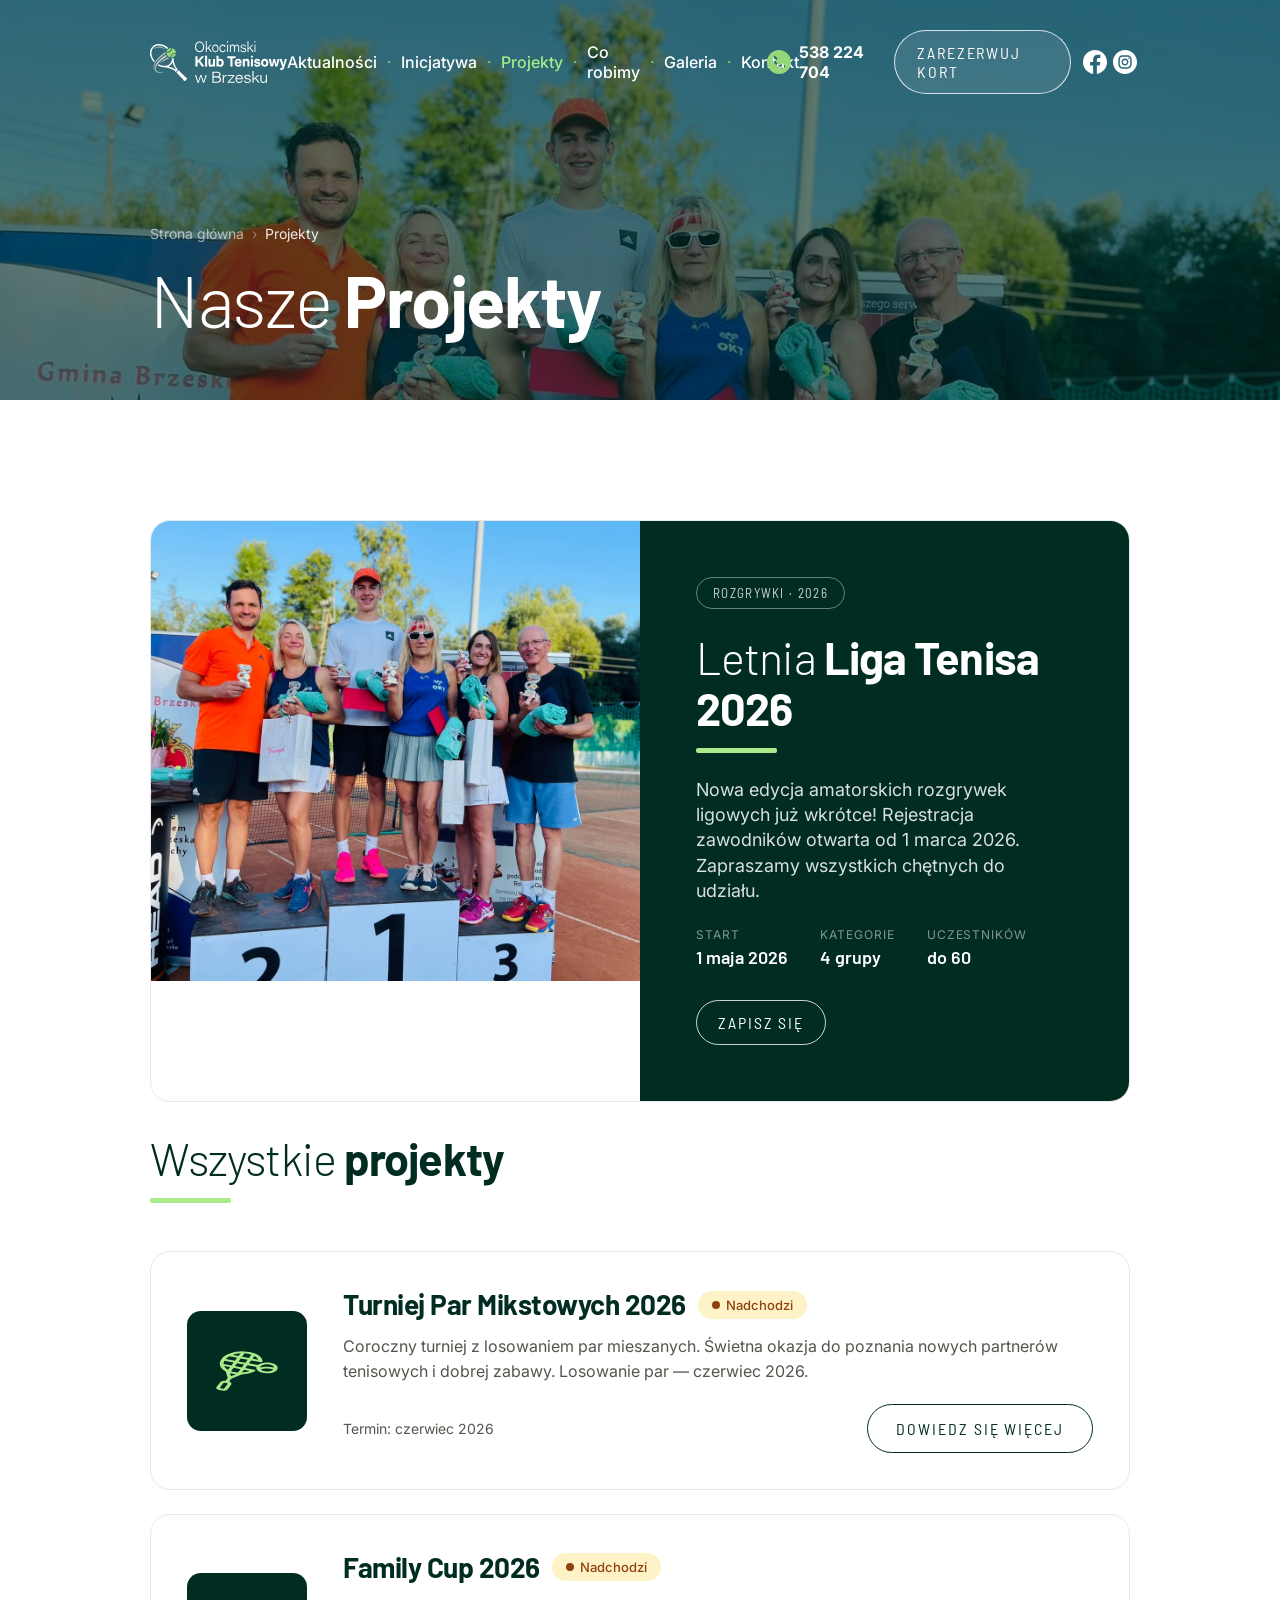
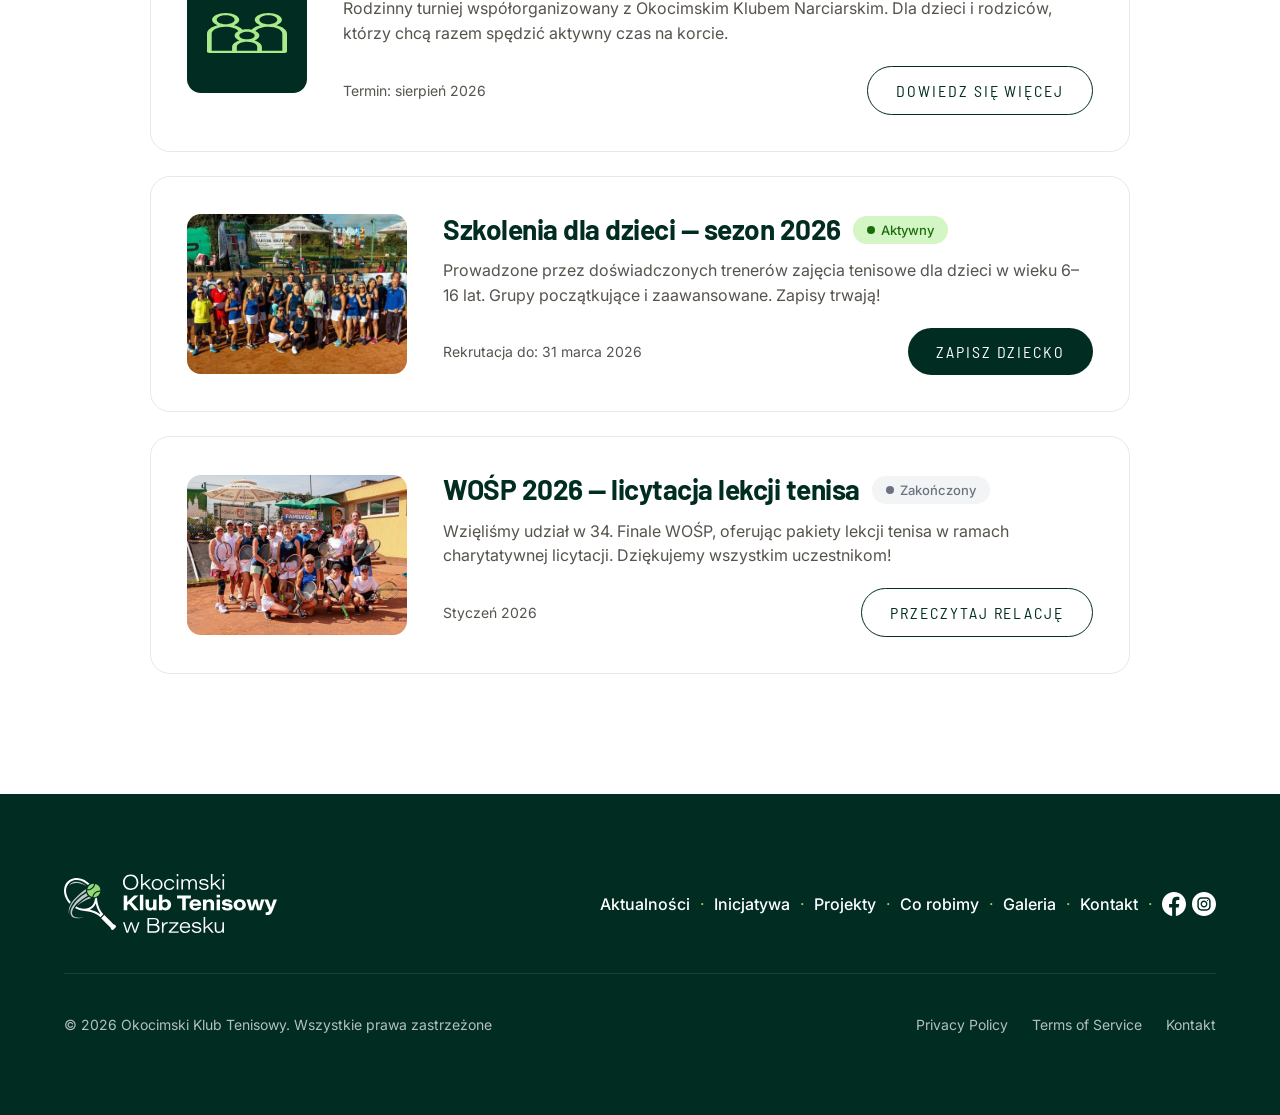
<file: projekty.html>
<!DOCTYPE html>
<html lang="pl">
<head>
  <meta charset="UTF-8">
  <meta name="viewport" content="width=device-width, initial-scale=1.0">
  <title>Projekty — Okocimski Klub Tenisowy</title>
  <link rel="preconnect" href="https://fonts.googleapis.com">
  <link rel="preconnect" href="https://fonts.gstatic.com" crossorigin>
  <meta name="description" content="Projekty OKT Brzesko — Letnia Liga Tenisa, Family Cup, szkolenia dla dzieci i inicjatywy sportowe.">
  <meta property="og:type"        content="website">
  <meta property="og:title"       content="Projekty — Okocimski Klub Tenisowy">
  <meta property="og:description" content="Projekty OKT Brzesko — Letnia Liga Tenisa, Family Cup, szkolenia dla dzieci i inicjatywy sportowe.">
  <meta property="og:image"       content="https://codeandpixelpl.github.io/okt-klub/assets/images/hero-bg.jpg">
  <meta property="og:url"         content="https://codeandpixelpl.github.io/okt-klub/projekty.html">
  <link rel="stylesheet" href="assets/css/style.css">
  <link rel="stylesheet" href="assets/css/main.css">
</head>
<body>

<section class="page-hero">
  <img class="page-hero__bg" src="assets/images/liga-photo.jpg" alt="" style="object-position:center top;">
  <nav class="nav" style="position:absolute;top:0;left:0;right:0;">
    <a href="index.html" class="nav__logo">
      <img class="nav__logo-icon" src="assets/images/logo-icon.svg" alt="OKT">
      <span class="nav__logo-text">
        <img class="nav__logo-name" src="assets/images/logo-name.svg" alt="Okocimski Klub Tenisowy">
        <img class="nav__logo-city" src="assets/images/logo-city.svg" alt="w Brzesku">
      </span>
    </a>
    <ul class="nav__links">
      <li><a href="aktualnosci.html">Aktualności</a></li><li><span class="nav__dot">·</span></li>
      <li><a href="inicjatywa.html">Inicjatywa</a></li><li><span class="nav__dot">·</span></li>
      <li><a href="projekty.html" class="active">Projekty</a></li><li><span class="nav__dot">·</span></li>
      <li><a href="co-robimy.html">Co robimy</a></li><li><span class="nav__dot">·</span></li>
      <li><a href="galeria.html">Galeria</a></li><li><span class="nav__dot">·</span></li>
      <li><a href="kontakt.html">Kontakt</a></li>
    </ul>
    <div class="nav__right">
      <div class="nav__phone"><img src="assets/images/phone-icon.svg" alt=""><span>538 224 704</span></div>
      <a href="kontakt.html" class="btn-outline">Zarezerwuj kort</a>
      <div class="nav__social">
        <img src="assets/images/facebook-icon.svg" alt="Facebook">
        <img src="assets/images/instagram-icon.svg" alt="Instagram">
      </div>
    </div>
    <button class="nav__hamburger" aria-label="Menu">
      <span></span><span></span><span></span>
    </button>
  </nav>
  <div class="page-hero__content">
    <div class="breadcrumb">
      <a href="index.html">Strona główna</a><span class="breadcrumb__sep">›</span>
      <span class="breadcrumb__current">Projekty</span>
    </div>
    <h1 class="page-hero__title"><em>Nasze </em><strong>Projekty</strong></h1>
  </div>
</section>

<section class="section">

  <!-- Featured Project -->
  <div class="project-hero-card">
    <img class="project-hero-card__img" src="assets/images/liga-photo.jpg" alt="Letnia Liga Tenisa 2026">
    <div class="project-hero-card__body">
      <span class="project-tag">Rozgrywki · 2026</span>
      <div>
        <h2 class="heading-xl"><em style="color:#fff;font-weight:300;">Letnia </em><strong style="color:#fff;">Liga Tenisa 2026</strong></h2>
        <span class="accent-line"></span>
      </div>
      <p class="text-body text-body--white text-body--lg">Nowa edycja amatorskich rozgrywek ligowych już wkrótce! Rejestracja zawodników otwarta od 1 marca 2026. Zapraszamy wszystkich chętnych do udziału.</p>
      <div class="project-meta">
        <div class="project-meta__item"><span class="project-meta__label">Start</span><span class="project-meta__value">1 maja 2026</span></div>
        <div class="project-meta__item"><span class="project-meta__label">Kategorie</span><span class="project-meta__value">4 grupy</span></div>
        <div class="project-meta__item"><span class="project-meta__label">Uczestników</span><span class="project-meta__value">do 60</span></div>
      </div>
      <a href="kontakt.html" class="btn-outline-white" style="width:fit-content;margin-top:8px;">Zapisz się</a>
    </div>
  </div>

  <!-- All Projects -->
  <div style="margin-bottom:48px;">
    <h2 class="heading-xl"><em>Wszystkie </em><strong>projekty</strong></h2>
    <span class="accent-line"></span>
  </div>

  <div class="projects-list">
    <div class="project-row">
      <img class="project-row__img" src="assets/images/mikstowe-icon.svg" alt="" style="width:120px;height:120px;object-fit:contain;background:var(--green-dark);border-radius:14px;padding:20px;">
      <div class="project-row__body">
        <div style="display:flex;align-items:center;gap:12px;">
          <h3 class="project-row__title">Turniej Par Mikstowych 2026</h3>
          <span class="status-badge status-badge--upcoming"><span class="status-dot"></span> Nadchodzi</span>
        </div>
        <p class="project-row__desc">Coroczny turniej z losowaniem par mieszanych. Świetna okazja do poznania nowych partnerów tenisowych i dobrej zabawy. Losowanie par — czerwiec 2026.</p>
        <div class="project-row__footer">
          <span style="font-size:14px;color:var(--text-gray);">Termin: czerwiec 2026</span>
          <a href="#" class="btn-outline-dark">Dowiedz się więcej</a>
        </div>
      </div>
    </div>

    <div class="project-row">
      <img class="project-row__img" src="assets/images/family-icon.svg" alt="" style="width:120px;height:120px;object-fit:contain;background:var(--green-dark);border-radius:14px;padding:20px;">
      <div class="project-row__body">
        <div style="display:flex;align-items:center;gap:12px;">
          <h3 class="project-row__title">Family Cup 2026</h3>
          <span class="status-badge status-badge--upcoming"><span class="status-dot"></span> Nadchodzi</span>
        </div>
        <p class="project-row__desc">Rodzinny turniej współorganizowany z Okocimskim Klubem Narciarskim. Dla dzieci i rodziców, którzy chcą razem spędzić aktywny czas na korcie.</p>
        <div class="project-row__footer">
          <span style="font-size:14px;color:var(--text-gray);">Termin: sierpień 2026</span>
          <a href="#" class="btn-outline-dark">Dowiedz się więcej</a>
        </div>
      </div>
    </div>

    <div class="project-row">
      <img class="project-row__img" src="assets/images/co-robimy-1.jpg" alt="Szkolenia tenisowe dla dzieci" loading="lazy">
      <div class="project-row__body">
        <div style="display:flex;align-items:center;gap:12px;">
          <h3 class="project-row__title">Szkolenia dla dzieci — sezon 2026</h3>
          <span class="status-badge status-badge--active"><span class="status-dot"></span> Aktywny</span>
        </div>
        <p class="project-row__desc">Prowadzone przez doświadczonych trenerów zajęcia tenisowe dla dzieci w wieku 6–16 lat. Grupy początkujące i zaawansowane. Zapisy trwają!</p>
        <div class="project-row__footer">
          <span style="font-size:14px;color:var(--text-gray);">Rekrutacja do: 31 marca 2026</span>
          <a href="kontakt.html" class="btn-primary">Zapisz dziecko</a>
        </div>
      </div>
    </div>

    <div class="project-row">
      <img class="project-row__img" src="assets/images/dolacz-photo.jpg" alt="WOŚP 2026 — licytacja lekcji tenisa" loading="lazy">
      <div class="project-row__body">
        <div style="display:flex;align-items:center;gap:12px;">
          <h3 class="project-row__title">WOŚP 2026 — licytacja lekcji tenisa</h3>
          <span class="status-badge status-badge--past"><span class="status-dot"></span> Zakończony</span>
        </div>
        <p class="project-row__desc">Wzięliśmy udział w 34. Finale WOŚP, oferując pakiety lekcji tenisa w ramach charytatywnej licytacji. Dziękujemy wszystkim uczestnikom!</p>
        <div class="project-row__footer">
          <span style="font-size:14px;color:var(--text-gray);">Styczeń 2026</span>
          <a href="aktualnosci.html" class="btn-outline-dark">Przeczytaj relację</a>
        </div>
      </div>
    </div>
  </div>
</section>

<footer class="footer">
  <div class="footer__top">
    <a href="index.html" class="footer__logo">
      <img class="footer__logo-icon" src="assets/images/footer-logo-icon.svg" alt="OKT">
      <span class="footer__logo-text">
        <img class="footer__logo-name" src="assets/images/footer-logo-name.svg" alt="Okocimski Klub Tenisowy">
        <img class="footer__logo-city" src="assets/images/footer-logo-city.svg" alt="w Brzesku">
      </span>
    </a>
    <nav class="footer__nav">
      <a href="aktualnosci.html">Aktualności</a><span class="dot">·</span>
      <a href="inicjatywa.html">Inicjatywa</a><span class="dot">·</span>
      <a href="projekty.html">Projekty</a><span class="dot">·</span>
      <a href="co-robimy.html">Co robimy</a><span class="dot">·</span>
      <a href="galeria.html">Galeria</a><span class="dot">·</span>
      <a href="kontakt.html">Kontakt</a><span class="dot">·</span>
      <div class="footer__social">
        <img src="assets/images/footer-facebook.svg" alt="Facebook">
        <img src="assets/images/footer-instagram.svg" alt="Instagram">
      </div>
    </nav>
  </div>
  <hr class="footer__divider">
  <div class="footer__credits">
    <p class="footer__copy">© 2026 Okocimski Klub Tenisowy. Wszystkie prawa zastrzeżone</p>
    <div class="footer__links"><a href="#">Privacy Policy</a><a href="#">Terms of Service</a><a href="kontakt.html">Kontakt</a></div>
  </div>
</footer>
<script src="assets/js/nav.js"></script>
</body>
</html>
</file>
<file: assets/css/style.css>
/* ═══════════════════════════════════════════════
   Okocimski Klub Tenisowy — Shared Stylesheet
   ═══════════════════════════════════════════════ */

@import url('https://fonts.googleapis.com/css2?family=Barlow:wght@300;400;600;700&family=Barlow+Semi+Condensed:wght@400;600&family=Inter:wght@400;500;700&display=swap');

*, *::before, *::after { box-sizing: border-box; margin: 0; padding: 0; }

html, body {
  width: 100%;
  max-width: 100%;
  overflow-x: clip;
}

:root {
  --green-dark:    #002c22;
  --green-accent:  #a9eb8a;
  --green-dot:     #95d776;
  --text-gray:     #57534d;
  --facebook-blue: #1877f2;
  --white:         #ffffff;
}

body {
  font-family: 'Inter', sans-serif;
  background: #fff;
  color: var(--green-dark);
  min-width: 320px;
}

img, video { display: block; max-width: 100%; }
img { height: auto; }
a { text-decoration: none; }

/* ─── NAV ─── */
.nav {
  display: flex;
  align-items: center;
  justify-content: space-between;
  padding: 30px 150px;
  position: relative;
  z-index: 10;
  width: 100%;
  max-width: 100%;
}
.nav__logo {
  display: flex;
  align-items: center;
  gap: 8px;
}
.nav__logo-icon { width: 37px; height: 37px; }
.nav__logo-text { display: flex; flex-direction: column; }
.nav__logo-name { width: 109px; height: 29px; }
.nav__logo-city { width: 72px; height: 12px; margin-top: 1px; }

.nav__links {
  display: flex;
  align-items: center;
  gap: 10px;
  list-style: none;
  min-width: 0;
}
.nav__links a {
  font-family: 'Inter', sans-serif;
  font-weight: 500;
  font-size: 16px;
  line-height: 20px;
  color: #fff;
  transition: color .2s;
}
.nav__links a:hover { color: var(--green-accent); }
.nav__links a.active { color: var(--green-accent); }
.nav__dot { color: var(--green-dot); font-size: 16px; }

.nav__right { display: flex; align-items: center; gap: 12px; min-width: 0; }
.nav__phone { display: flex; align-items: center; gap: 8px; }
.nav__phone img { width: 24px; height: 24px; }
.nav__phone span { font-weight: 700; font-size: 16px; color: #fff; }
.nav__social { display: flex; align-items: center; gap: 6px; }
.nav__social img { width: 24px; height: 24px; }

.btn-outline {
  display: inline-flex;
  align-items: center;
  padding: 12px 22px;
  border: 1px solid rgba(255,255,255,.8);
  border-radius: 100px;
  background: rgba(255,255,255,.1);
  font-family: 'Barlow Semi Condensed', sans-serif;
  font-size: 16px;
  letter-spacing: .12em;
  text-transform: uppercase;
  color: #fff;
  cursor: pointer;
  transition: background .2s;
}
.btn-outline:hover { background: rgba(255,255,255,.2); }

/* ─── HERO SHARED ─── */
.hero {
  position: relative;
  width: 100%;
  min-height: 580px;
  background: var(--green-dark);
  overflow: hidden;
}
.hero__bg {
  position: absolute;
  inset: 0;
  width: 100%;
  height: 100%;
  object-fit: cover;
  opacity: .55;
  pointer-events: none;
}

/* ─── PAGE HERO (subpages) ─── */
.page-hero {
  position: relative;
  width: 100%;
  height: 400px;
  background: var(--green-dark);
  overflow: hidden;
  display: flex;
  align-items: flex-end;
}
.page-hero__bg {
  position: absolute;
  inset: 0;
  width: 100%;
  height: 100%;
  object-fit: cover;
  opacity: .4;
  pointer-events: none;
}
.page-hero__content {
  position: relative;
  z-index: 5;
  padding: 0 150px 60px;
}
.page-hero__badge {
  display: inline-flex;
  align-items: center;
  padding: 9px 16px;
  border: 1px solid rgba(255,255,255,.5);
  border-radius: 100px;
  font-family: 'Barlow Semi Condensed', sans-serif;
  font-size: 14px;
  letter-spacing: .12em;
  text-transform: uppercase;
  color: rgba(255,255,255,.8);
  margin-bottom: 16px;
}
.page-hero__title {
  font-size: 72px;
  line-height: 1.05;
  letter-spacing: -1.5px;
  color: #fff;
}
.page-hero__title em { font-style: normal; font-family: 'Barlow', sans-serif; font-weight: 300; }
.page-hero__title strong { font-family: 'Barlow', sans-serif; font-weight: 700; }

/* ─── SECTION ─── */
.section { padding: 120px 150px; }
.section--dark {
  background: var(--green-dark);
  position: relative;
  overflow: hidden;
}
.section--dots::before {
  content: '';
  position: absolute;
  inset: 0;
  background-image: radial-gradient(circle, rgba(169,235,138,.15) 1.5px, transparent 1.5px);
  background-size: 28px 28px;
  pointer-events: none;
}

/* ─── TYPOGRAPHY ─── */
.heading-xl {
  font-size: 45px;
  line-height: 1.1;
  letter-spacing: -.9px;
}
.heading-xl em { font-style: normal; font-family: 'Barlow', sans-serif; font-weight: 300; }
.heading-xl strong { font-family: 'Barlow', sans-serif; font-weight: 700; }
.heading-xl--white { color: #fff; }

.heading-lg {
  font-size: 38px;
  line-height: 1.1;
  letter-spacing: -.8px;
}
.heading-lg em { font-style: normal; font-family: 'Barlow', sans-serif; font-weight: 300; }
.heading-lg strong { font-family: 'Barlow', sans-serif; font-weight: 700; }

.heading-md {
  font-family: 'Barlow', sans-serif;
  font-weight: 700;
  font-size: 28px;
  line-height: 1.2;
  letter-spacing: -.5px;
}

.text-body {
  font-family: 'Inter', sans-serif;
  font-weight: 400;
  font-size: 16px;
  line-height: 1.5;
  color: var(--text-gray);
}
.text-body--lg { font-size: 18px; line-height: 1.4; }
.text-body--white { color: rgba(255,255,255,.85); }

.accent-line {
  display: block;
  width: 81px;
  height: 5px;
  background: var(--green-accent);
  border-radius: 2px;
  margin-top: 14px;
}

/* ─── BADGES ─── */
.badge-outline {
  display: inline-flex;
  align-items: center;
  padding: 12px 21px;
  border: 1px solid var(--green-dark);
  border-radius: 100px;
  font-family: 'Barlow Semi Condensed', sans-serif;
  font-size: 16px;
  letter-spacing: .12em;
  text-transform: uppercase;
  color: var(--green-dark);
  width: fit-content;
}
.badge-green {
  display: inline-flex;
  align-items: center;
  padding: 8px 18px;
  border-radius: 100px;
  background: var(--green-accent);
  font-family: 'Barlow Semi Condensed', sans-serif;
  font-size: 14px;
  letter-spacing: .1em;
  text-transform: uppercase;
  color: var(--green-dark);
  font-weight: 600;
  width: fit-content;
}

/* ─── BUTTONS ─── */
.btn-primary {
  display: inline-flex;
  align-items: center;
  gap: 10px;
  padding: 14px 28px;
  border-radius: 100px;
  background: var(--green-dark);
  font-family: 'Barlow Semi Condensed', sans-serif;
  font-size: 16px;
  letter-spacing: .12em;
  text-transform: uppercase;
  color: #fff;
  border: none;
  cursor: pointer;
  transition: background .2s;
}
.btn-primary:hover { background: #003d30; }

.btn-outline-dark {
  display: inline-flex;
  align-items: center;
  padding: 14px 28px;
  border-radius: 100px;
  background: transparent;
  border: 1.5px solid var(--green-dark);
  font-family: 'Barlow Semi Condensed', sans-serif;
  font-size: 16px;
  letter-spacing: .12em;
  text-transform: uppercase;
  color: var(--green-dark);
  cursor: pointer;
  transition: background .2s;
}
.btn-outline-dark:hover { background: rgba(0,44,34,.05); }

.btn-outline-white {
  display: inline-flex;
  align-items: center;
  padding: 12px 21px;
  border: 1px solid rgba(255,255,255,.8);
  border-radius: 100px;
  font-family: 'Barlow Semi Condensed', sans-serif;
  font-size: 16px;
  letter-spacing: .12em;
  text-transform: uppercase;
  color: #fff;
}
.btn-outline-white:hover { background: rgba(255,255,255,.1); }

.btn-facebook {
  display: inline-flex;
  align-items: center;
  gap: 10px;
  padding: 12px 16px 12px 12px;
  background: var(--facebook-blue);
  border-radius: 100px;
  color: #fff;
  font-family: 'Barlow', sans-serif;
  font-weight: 600;
  font-size: 24px;
  line-height: 1.1;
  width: fit-content;
}
.btn-facebook img { width: 36px; height: 36px; }
.btn-facebook__arrow {
  display: inline-block;
  width: 24px;
  height: 1px;
  background: rgba(255,255,255,.6);
  margin-left: 4px;
}

/* ─── FOOTER ─── */
.footer {
  background: var(--green-dark);
  padding: 80px 64px;
  display: flex;
  flex-direction: column;
  gap: 40px;
  width: 100%;
  max-width: 100%;
}
.footer__top {
  display: flex;
  align-items: center;
  justify-content: space-between;
  gap: 24px;
  min-width: 0;
}
.footer__logo {
  display: flex;
  align-items: center;
  gap: 7px;
}
.footer__logo-icon { width: 52px; height: 52px; }
.footer__logo-text { display: flex; flex-direction: column; }
.footer__logo-name { width: 154px; height: 41px; }
.footer__logo-city { width: 101px; height: 16px; margin-top: 2px; }
.footer__nav {
  display: flex;
  align-items: center;
  gap: 10px;
  flex-wrap: wrap;
  min-width: 0;
}
.footer__nav a {
  font-family: 'Inter', sans-serif;
  font-weight: 500;
  font-size: 16px;
  line-height: 20px;
  color: #fff;
  transition: color .2s;
}
.footer__nav a:hover { color: var(--green-accent); }
.footer__nav .dot { color: var(--green-dot); }
.footer__social { display: flex; align-items: center; gap: 6px; }
.footer__social img { width: 24px; height: 24px; }
.footer__divider {
  border: none;
  height: 1px;
  background: rgba(255,255,255,.1);
}
.footer__credits {
  display: flex;
  align-items: center;
  justify-content: space-between;
  gap: 24px;
  min-width: 0;
}
.footer__copy { font-size: 14px; line-height: 1.5; color: rgba(255,255,255,.7); }
.footer__links { display: flex; gap: 24px; flex-wrap: wrap; min-width: 0; }
.footer__links a { font-size: 14px; line-height: 1.5; color: rgba(255,255,255,.7); }
.footer__links a:hover { color: #fff; }

/* ─── CARD GRID ─── */
.cards-grid {
  display: grid;
  grid-template-columns: repeat(3, 1fr);
  gap: 24px;
}
.cards-grid--2 { grid-template-columns: repeat(2, 1fr); }

.card {
  border-radius: 20px;
  overflow: hidden;
  background: #fff;
  border: 1px solid rgba(0,44,34,.1);
  display: flex;
  flex-direction: column;
  transition: box-shadow .25s;
}
.card:hover { box-shadow: 0 8px 40px rgba(0,44,34,.12); }
.card__img {
  width: 100%;
  height: 240px;
  object-fit: cover;
}
.card__body {
  padding: 28px 28px 32px;
  display: flex;
  flex-direction: column;
  gap: 14px;
  flex: 1;
}
.card__meta {
  display: flex;
  align-items: center;
  gap: 12px;
}
.card__date { font-size: 13px; color: var(--text-gray); }
.card__title {
  font-family: 'Barlow', sans-serif;
  font-weight: 700;
  font-size: 22px;
  line-height: 1.2;
  letter-spacing: -.4px;
  color: var(--green-dark);
}
.card__excerpt { font-size: 15px; line-height: 1.5; color: var(--text-gray); }
.card__link {
  margin-top: auto;
  display: inline-flex;
  align-items: center;
  gap: 6px;
  font-family: 'Barlow Semi Condensed', sans-serif;
  font-size: 14px;
  letter-spacing: .1em;
  text-transform: uppercase;
  color: var(--green-dark);
  font-weight: 600;
  border-bottom: 2px solid var(--green-accent);
  padding-bottom: 2px;
  width: fit-content;
  transition: opacity .2s;
}
.card__link:hover { opacity: .7; }

/* ─── GALLERY GRID ─── */
.gallery-grid {
  display: grid;
  grid-template-columns: repeat(4, 1fr);
  gap: 16px;
}
.gallery-item {
  border-radius: 16px;
  overflow: hidden;
  aspect-ratio: 4/3;
  cursor: pointer;
  position: relative;
}
.gallery-item img {
  width: 100%;
  height: 100%;
  object-fit: cover;
  transition: transform .4s;
}
.gallery-item:hover img { transform: scale(1.04); }
.gallery-item--tall { grid-row: span 2; aspect-ratio: auto; }
.gallery-item--tall img { height: 100%; }
.gallery-item--wide { grid-column: span 2; }

/* ─── FORM ─── */
.form-grid {
  display: grid;
  grid-template-columns: 1fr 1fr;
  gap: 20px;
}

.section > *,
.section > * > *,
.card,
.card__body,
.cards-grid,
.cards-grid--2,
.gallery-grid,
.form-grid,
.footer__top > *,
.footer__credits > * {
  min-width: 0;
}
.form-group { display: flex; flex-direction: column; gap: 8px; }
.form-group--full { grid-column: 1 / -1; }
.form-label {
  font-family: 'Inter', sans-serif;
  font-weight: 500;
  font-size: 14px;
  color: var(--green-dark);
  letter-spacing: .01em;
}
.form-input,
.form-select,
.form-textarea {
  font-family: 'Inter', sans-serif;
  font-size: 16px;
  color: var(--green-dark);
  background: #fff;
  border: 1.5px solid rgba(0,44,34,.2);
  border-radius: 12px;
  padding: 14px 18px;
  outline: none;
  transition: border-color .2s;
  width: 100%;
}
.form-input:focus,
.form-select:focus,
.form-textarea:focus { border-color: var(--green-dark); }
.form-textarea { resize: vertical; min-height: 150px; }

.form-checkbox {
  display: flex;
  align-items: flex-start;
  gap: 12px;
  cursor: pointer;
}
.form-checkbox input[type="checkbox"] {
  width: 20px;
  height: 20px;
  flex-shrink: 0;
  accent-color: var(--green-dark);
  margin-top: 2px;
  cursor: pointer;
}
.form-checkbox span { font-size: 14px; line-height: 1.5; color: var(--text-gray); }

/* ─── DIVIDER ─── */
.section-divider {
  height: 1px;
  background: rgba(0,44,34,.1);
  margin: 0 150px;
}

/* ─── BREADCRUMB ─── */
.breadcrumb {
  display: flex;
  align-items: center;
  gap: 8px;
  font-size: 14px;
  color: rgba(255,255,255,.6);
  margin-bottom: 20px;
}
.breadcrumb a { color: rgba(255,255,255,.6); transition: color .2s; }
.breadcrumb a:hover { color: #fff; }
.breadcrumb__sep { color: rgba(255,255,255,.4); }
.breadcrumb__current { color: rgba(255,255,255,.9); }

/* ─── HAMBURGER (hidden on desktop) ─── */
.nav__hamburger { display: none; }

/* ═══════════════════════════════════════════════
   MOBILE  —  max-width: 768px
   ═══════════════════════════════════════════════ */
@media (max-width: 768px) {
  body { min-width: 0; overflow-x: hidden; }
  img, video { max-width: 100%; height: auto; }

  /* ── NAV — domyślny stan ── */
  .nav {
    padding: 16px 20px;
    flex-wrap: nowrap;
    align-items: center;
    gap: 16px;
  }
  .nav__logo { min-width: 0; }
  .nav__logo-text { min-width: 0; }
  .nav__logo-name { width: min(109px, 100%); }
  .nav__logo-city { width: min(72px, 100%); }
  .nav__links { display: none; }
  .nav__right  { display: none; }

  .nav__hamburger {
    display: flex;
    flex-direction: column;
    justify-content: center;
    gap: 5px;
    width: 40px;
    height: 40px;
    margin-left: auto;
    flex-shrink: 0;
    background: transparent;
    border: none;
    cursor: pointer;
    padding: 6px;
  }
  .nav__hamburger span {
    display: block;
    width: 24px;
    height: 2px;
    background: #fff;
    border-radius: 2px;
    transition: transform .25s, opacity .25s;
  }

  /* ── NAV OPEN — cały nav staje się full-screen overlayem ── */
  .nav--open {
    position: fixed !important;
    top: 0 !important;
    left: 0 !important;
    right: 0 !important;
    bottom: 0 !important;
    width: 100% !important;
    max-width: 100vw !important;
    background: var(--green-dark);
    z-index: 999 !important;
    flex-direction: row;
    flex-wrap: wrap;
    align-content: flex-start;
    overflow-y: auto;
    overflow-x: hidden;
    padding: 16px 20px 40px;
    gap: 0;
    box-sizing: border-box;
  }
  /* Logo zostaje w flow, X zakotwiczony absolutnie w prawym górnym rogu */
  .nav--open .nav__logo { flex: 0 0 auto; align-self: center; }
  .nav--open .nav__hamburger {
    position: absolute;
    top: 16px;
    right: 20px;
    margin-left: 0;
  }
  /* Wiersz 2: linki */
  .nav--open .nav__links {
    order: 3;
    display: flex !important;
    flex-direction: column;
    flex: 0 0 100%;
    padding: 20px 0 0;
    border-top: 1px solid rgba(255,255,255,.12);
    margin-top: 16px;
    gap: 0;
  }
  .nav--open .nav__links li { width: 100%; }
  .nav--open .nav__links .nav__dot { display: none; }
  .nav--open .nav__links a {
    display: block;
    padding: 15px 0;
    font-size: 22px;
    letter-spacing: 0;
    border-bottom: 1px solid rgba(255,255,255,.08);
    color: rgba(255,255,255,.7);
  }
  .nav--open .nav__links a.active,
  .nav--open .nav__links a:hover { color: var(--green-accent); }
  /* Wiersz 3: telefon + CTA + social */
  .nav--open .nav__right {
    order: 4;
    display: flex !important;
    flex: 0 0 100%;
    flex-direction: column;
    align-items: flex-start;
    gap: 14px;
    padding-top: 28px;
    margin-top: 8px;
    border-top: 1px solid rgba(255,255,255,.12);
  }
  .nav--open .nav__right .nav__phone span { font-size: 18px; }
  .nav--open .nav__right .nav__social { display: flex; }

  /* X animation */
  .nav--open .nav__hamburger span:nth-child(1) { transform: translateY(7px) rotate(45deg); }
  .nav--open .nav__hamburger span:nth-child(2) { opacity: 0; }
  .nav--open .nav__hamburger span:nth-child(3) { transform: translateY(-7px) rotate(-45deg); }

  /* ── HERO (index) ── */
  .hero { min-height: 80svh; }

  /* ── PAGE HERO (subpages) ── */
  .page-hero { height: auto; min-height: 300px; }
  .page-hero__content { padding: 0 20px 44px; }
  .page-hero__title { font-size: 44px; letter-spacing: -.5px; }
  .breadcrumb { flex-wrap: wrap; }

  /* ── SECTIONS ── */
  .section { padding: 60px 20px; }
  .section-divider { margin: 0 20px; }

  /* ── TYPOGRAPHY ── */
  .heading-xl { font-size: 30px; letter-spacing: -.3px; }
  .heading-lg  { font-size: 26px; letter-spacing: -.3px; }
  .heading-md  { font-size: 22px; }

  /* ── FOOTER ── */
  .footer { padding: 48px 20px; gap: 32px; }
  .footer__top { flex-direction: column; align-items: flex-start; gap: 28px; }
  .footer__nav { flex-direction: column; align-items: flex-start; gap: 0; }
  .footer__nav .dot { display: none; }
  .footer__nav a { display: block; padding: 8px 0; font-size: 15px; }
  .footer__social { margin-top: 12px; }
  .footer__credits { flex-direction: column; align-items: flex-start; gap: 12px; }
  .footer__links { flex-wrap: wrap; gap: 16px; }
  .btn-outline,
  .btn-outline-dark,
  .btn-outline-white,
  .btn-primary,
  .btn-facebook {
    max-width: 100%;
    white-space: normal;
    text-align: center;
  }

  /* ── CARDS ── */
  .cards-grid       { grid-template-columns: 1fr; }
  .cards-grid--2    { grid-template-columns: 1fr; }

  /* ── GALLERY GRID ── */
  .gallery-grid { grid-template-columns: repeat(2, 1fr); }
  .gallery-item--wide { grid-column: span 1; }
  .gallery-item--tall { grid-row: span 1; aspect-ratio: 4/3; }
  .gallery-item--tall img { height: 100%; }

  /* ── FORM ── */
  .form-grid { grid-template-columns: 1fr; }
  .form-group--full { grid-column: 1; }
  .form-group--full .btn-primary { width: 100%; justify-content: center; padding: 14px 24px; font-size: 15px; }
}
</file>
<file: assets/css/main.css>
/* Page-specific styles moved out of HTML files */

/* Home */
.hero__body {
  position: relative;
  z-index: 5;
  display: flex;
  justify-content: space-between;
  align-items: flex-end;
  padding: 80px 150px 100px;
}
.hero__content { display: flex; flex-direction: column; gap: 32px; }
.hero__badge {
  display: inline-flex;
  align-items: center;
  padding: 9px 16px;
  border: 1px solid #fff;
  border-radius: 100px;
  font-family: 'Barlow Semi Condensed', sans-serif;
  font-size: 14px;
  letter-spacing: .12em;
  text-transform: uppercase;
  color: #fff;
}
.hero__heading { display: flex; flex-direction: column; color: #fff; }
.hero__heading-top { font-family: 'Barlow', sans-serif; font-weight: 300; font-size: 90px; line-height: 1.05; letter-spacing: -2px; }
.hero__heading-main { font-family: 'Barlow', sans-serif; font-weight: 700; font-size: 90px; line-height: 1.05; letter-spacing: -2px; }
.hero__heading-sub { font-family: 'Barlow', sans-serif; font-weight: 400; font-size: 48px; line-height: 1.1; letter-spacing: -1px; margin-top: 8px; }
.hero__video-card { flex-shrink: 0; position: relative; width: 320px; border-radius: 20px; overflow: hidden; box-shadow: 0 4px 64px 20px rgba(0,0,0,.25); }
.hero__video-card img.hero__video-bg { width: 100%; height: 250px; object-fit: cover; }
.hero__video-overlay { position: absolute; inset: 0; display: flex; flex-direction: column; align-items: center; justify-content: center; gap: 10px; }
.hero__play-btn { width: 54px; height: 54px; }
.hero__video-label { font-family: 'Barlow Semi Condensed', sans-serif; font-size: 15px; letter-spacing: .12em; text-transform: uppercase; color: #fff; }
.hero__scroll { position: absolute; z-index: 5; right: 150px; bottom: 60px; display: flex; align-items: center; gap: 20px; }
.hero__scroll-line { width: 62px; height: 1px; background: rgba(255,255,255,.6); }
.hero__scroll-label { font-family: 'Barlow Semi Condensed', sans-serif; font-size: 15px; letter-spacing: .12em; text-transform: uppercase; color: rgba(255,255,255,.8); }
.aktywna { display: flex; gap: 95px; align-items: center; }
.aktywna__img { flex-shrink: 0; width: 692px; height: 364px; border-radius: 20px; object-fit: cover; }
.aktywna__content { flex: 1; min-width: 0; display: flex; flex-direction: column; gap: 16px; }
.events-grid { display: flex; flex-direction: column; gap: 20px; position: relative; z-index: 2; }
.event-card-main { display: flex; gap: 36px; align-items: center; background: var(--green-dark); border: 1px solid rgba(255,255,255,.12); border-radius: 20px; overflow: hidden; height: 399px; }
.event-card-main__img { width: 600px; height: 100%; object-fit: cover; flex-shrink: 0; }
.event-card-main__body { flex: 1; min-width: 0; display: flex; flex-direction: column; gap: 21px; align-items: flex-start; padding-right: 36px; }
.event-card-main__icon { width: 64px; height: 64px; }
.events-row { display: grid; grid-template-columns: 1fr 1fr; gap: 20px; }
.event-card-small { background: var(--green-dark); border: 1px solid rgba(255,255,255,.12); border-radius: 20px; padding: 36px; display: flex; flex-direction: column; gap: 21px; }
.event-card-small__icon { width: 64px; height: 64px; }
.co-robimy { display: flex; gap: 70px; align-items: flex-start; }
.co-robimy__gallery { flex-shrink: 0; width: 542px; display: flex; flex-direction: column; gap: 12px; }
.co-robimy__img-top { width: 100%; height: 295px; border-radius: 20px; object-fit: cover; }
.co-robimy__img-row { display: flex; gap: 12px; }
.co-robimy__img-bottom { flex: 1; height: 198px; border-radius: 20px; object-fit: cover; }
.co-robimy__content { flex: 1; min-width: 0; display: flex; flex-direction: column; gap: 62px; }
.co-robimy__list { display: flex; flex-direction: column; gap: 24px; }
.co-robimy__item { display: flex; flex-direction: column; gap: 9px; padding-bottom: 31px; border-bottom: 1px solid rgba(0,44,34,.15); }
.co-robimy__item:last-child { border-bottom: none; padding-bottom: 0; }
.co-robimy__item-title { font-family: 'Barlow', sans-serif; font-size: 28px; line-height: 1.1; letter-spacing: -.56px; color: var(--green-dark); }
.co-robimy__item-title span { font-weight: 300; }
.co-robimy__item-title strong { font-weight: 700; }
.co-robimy__item p { font-size: 18px; line-height: 1.4; color: var(--text-gray); }
.misja { display: flex; align-items: center; gap: 80px; position: relative; z-index: 2; }
.misja__content { flex: 0 0 auto; width: 588px; max-width: 100%; display: flex; flex-direction: column; gap: 70px; }
.misja__list { display: flex; flex-direction: column; gap: 23px; }
.misja__item { display: flex; flex-direction: column; gap: 9px; padding-bottom: 31px; border-bottom: 1px solid rgba(255,255,255,.2); }
.misja__item-title { font-family: 'Barlow', sans-serif; font-weight: 700; font-size: 28px; line-height: 1.1; letter-spacing: -.56px; color: #fff; }
.misja__item p { font-size: 18px; line-height: 1.4; color: rgba(255,255,255,.8); }
.misja__image { flex: 1; height: 703px; border-radius: 20px; object-fit: cover; object-position: center top; }
.dolacz { display: flex; align-items: center; justify-content: space-between; gap: 60px; }
.dolacz__content { flex-shrink: 0; width: 588px; max-width: 100%; display: flex; flex-direction: column; gap: 62px; }
.dolacz__text { font-size: 18px; line-height: 1.4; color: var(--text-gray); }
.dolacz__img { flex: 1; height: 488px; border-radius: 20px; object-fit: cover; }

/* News */
.news-header { display: flex; align-items: flex-end; justify-content: space-between; margin-bottom: 60px; }
.news-header__left { display: flex; flex-direction: column; min-width: 0; }
.filter-bar { display: flex; gap: 12px; flex-wrap: wrap; }
.filter-btn {
  padding: 10px 22px;
  border-radius: 100px;
  font-family: 'Barlow Semi Condensed', sans-serif;
  font-size: 14px;
  letter-spacing: .1em;
  text-transform: uppercase;
  cursor: pointer;
  border: 1.5px solid rgba(0,44,34,.2);
  background: transparent;
  color: var(--green-dark);
  transition: all .2s;
}
.filter-btn.active,
.filter-btn:hover { background: var(--green-dark); color: #fff; border-color: var(--green-dark); }
.featured-article {
  display: grid;
  grid-template-columns: 1fr 1fr;
  gap: 0;
  border-radius: 20px;
  overflow: hidden;
  border: 1px solid rgba(0,44,34,.1);
  margin-bottom: 60px;
}
.featured-article__img { width: 100%; height: 500px; object-fit: cover; }
.featured-article__body { padding: 60px; display: flex; flex-direction: column; gap: 24px; justify-content: center; background: #fff; }
.featured-article__meta { display: flex; align-items: center; gap: 16px; flex-wrap: wrap; }
.featured-article__date { font-size: 14px; color: var(--text-gray); }
.featured-article__title { font-family: 'Barlow', sans-serif; font-weight: 700; font-size: 36px; line-height: 1.15; letter-spacing: -.7px; color: var(--green-dark); }
.featured-article__excerpt { font-size: 17px; line-height: 1.55; color: var(--text-gray); }
.pagination { display: flex; align-items: center; justify-content: center; gap: 8px; margin-top: 60px; }
.page-btn {
  width: 44px;
  height: 44px;
  border-radius: 50%;
  display: flex;
  align-items: center;
  justify-content: center;
  font-family: 'Inter', sans-serif;
  font-size: 15px;
  font-weight: 500;
  cursor: pointer;
  border: 1.5px solid rgba(0,44,34,.2);
  background: transparent;
  color: var(--green-dark);
  transition: all .2s;
}
.page-btn.active,
.page-btn:hover { background: var(--green-dark); color: #fff; border-color: var(--green-dark); }

/* Article detail */
.article-layout {
  display: grid;
  grid-template-columns: minmax(0, 1fr) 320px;
  gap: 56px;
  align-items: start;
}
.article-main { min-width: 0; }
.article-cover {
  width: 100%;
  height: 520px;
  object-fit: cover;
  border-radius: 24px;
  margin-bottom: 40px;
}
.article-meta {
  display: flex;
  align-items: center;
  gap: 16px;
  flex-wrap: wrap;
  margin-bottom: 24px;
}
.article-title {
  font-family: 'Barlow', sans-serif;
  font-weight: 700;
  font-size: 52px;
  line-height: 1.05;
  letter-spacing: -1.1px;
  color: var(--green-dark);
  margin-bottom: 20px;
}
.article-lead {
  font-size: 21px;
  line-height: 1.6;
  color: var(--text-gray);
  margin-bottom: 32px;
}
.article-content {
  display: flex;
  flex-direction: column;
  gap: 22px;
}
.article-content h2 {
  font-family: 'Barlow', sans-serif;
  font-weight: 700;
  font-size: 32px;
  line-height: 1.15;
  letter-spacing: -.6px;
  color: var(--green-dark);
  margin-top: 12px;
}
.article-content p,
.article-content li {
  font-size: 17px;
  line-height: 1.75;
  color: var(--text-gray);
}
.article-content ul {
  padding-left: 22px;
  display: flex;
  flex-direction: column;
  gap: 10px;
}
.article-aside {
  position: sticky;
  top: 24px;
}
.article-card {
  border: 1.5px solid rgba(0,44,34,.12);
  border-radius: 24px;
  padding: 28px;
  display: flex;
  flex-direction: column;
  gap: 20px;
  background: #fff;
}
.article-card__label {
  font-family: 'Barlow Semi Condensed', sans-serif;
  font-size: 13px;
  letter-spacing: .12em;
  text-transform: uppercase;
  color: var(--text-gray);
}
.article-card__value {
  font-family: 'Barlow', sans-serif;
  font-weight: 700;
  font-size: 22px;
  line-height: 1.2;
  color: var(--green-dark);
}
.article-card__text {
  font-size: 15px;
  line-height: 1.6;
  color: var(--text-gray);
}
.article-card__actions {
  display: flex;
  flex-direction: column;
  gap: 12px;
}

/* Activities */
.activity-block { display: flex; gap: 80px; align-items: flex-start; margin-bottom: 100px; }
.activity-block:last-child { margin-bottom: 0; }
.activity-block--reverse { flex-direction: row-reverse; }
.activity-block__img { flex-shrink: 0; width: 560px; height: 400px; border-radius: 20px; object-fit: cover; }
.activity-block__content { flex: 1; min-width: 0; display: flex; flex-direction: column; gap: 24px; padding-top: 20px; }
.activity-block__num { font-family: 'Barlow', sans-serif; font-weight: 700; font-size: 80px; line-height: 1; color: var(--green-accent); letter-spacing: -3px; }
.activity-block__title { font-family: 'Barlow', sans-serif; font-weight: 700; font-size: 40px; line-height: 1.1; letter-spacing: -.8px; }
.training-schedule { border-radius: 20px; border: 1.5px solid rgba(0,44,34,.1); overflow: hidden; }
.training-row { display: grid; grid-template-columns: 1fr 1fr 1fr 1fr; padding: 20px 28px; align-items: center; border-bottom: 1px solid rgba(0,44,34,.08); }
.training-row:last-child { border-bottom: none; }
.training-row--header { background: var(--green-dark); }
.training-row--header span { font-family: 'Barlow Semi Condensed', sans-serif; font-size: 13px; letter-spacing: .1em; text-transform: uppercase; color: rgba(255,255,255,.7); }
.training-row:not(.training-row--header):hover { background: #f9fafb; }
.tr-name { font-family: 'Barlow', sans-serif; font-weight: 600; font-size: 17px; }
.tr-detail { font-size: 15px; color: var(--text-gray); }
.tr-level { display: inline-flex; align-items: center; padding: 4px 12px; border-radius: 100px; font-size: 13px; font-weight: 500; }
.tr-level--begin { background: #d4f5c4; color: #1a6e0e; }
.tr-level--mid { background: #fef3c7; color: #92400e; }
.tr-level--adv { background: #ede9fe; color: #5b21b6; }
.tr-price { font-family: 'Barlow', sans-serif; font-weight: 700; font-size: 17px; color: var(--green-dark); }

/* Initiative */
.intro-split { display: flex; gap: 80px; align-items: center; margin-bottom: 100px; }
.intro-split__img { flex-shrink: 0; width: 600px; height: 420px; border-radius: 20px; object-fit: cover; }
.intro-split__content { flex: 1; min-width: 0; display: flex; flex-direction: column; gap: 24px; }
.values-grid { display: grid; grid-template-columns: repeat(3, 1fr); gap: 28px; }
.value-card {
  border-radius: 20px;
  padding: 40px 36px;
  display: flex;
  flex-direction: column;
  gap: 20px;
  border: 1.5px solid rgba(0,44,34,.12);
  transition: box-shadow .25s;
}
.value-card:hover { box-shadow: 0 8px 40px rgba(0,44,34,.1); }
.value-card__num { font-family: 'Barlow', sans-serif; font-weight: 700; font-size: 60px; line-height: 1; color: var(--green-accent); letter-spacing: -2px; }
.value-card__title { font-family: 'Barlow', sans-serif; font-weight: 700; font-size: 26px; line-height: 1.2; color: var(--green-dark); }
.value-card__text { font-size: 16px; line-height: 1.55; color: var(--text-gray); }
.cta-band { display: flex; align-items: center; justify-content: space-between; gap: 40px; }
.cta-band__title { font-size: 38px; line-height: 1.1; letter-spacing: -.8px; color: #fff; }
.cta-band__title em { font-style: normal; font-family: 'Barlow', sans-serif; font-weight: 300; }
.cta-band__title strong { font-family: 'Barlow', sans-serif; font-weight: 700; }

/* Gallery */
.gallery-cats { display: flex; gap: 12px; margin-bottom: 48px; flex-wrap: wrap; }
.gallery-cat {
  padding: 10px 22px;
  border-radius: 100px;
  font-family: 'Barlow Semi Condensed', sans-serif;
  font-size: 14px;
  letter-spacing: .1em;
  text-transform: uppercase;
  cursor: pointer;
  border: 1.5px solid rgba(0,44,34,.2);
  background: transparent;
  color: var(--green-dark);
  transition: all .2s;
}
.gallery-cat.active,
.gallery-cat:hover { background: var(--green-dark); color: #fff; border-color: var(--green-dark); }
.masonry { columns: 4; column-gap: 16px; }
.masonry-item {
  break-inside: avoid;
  margin-bottom: 16px;
  border-radius: 16px;
  overflow: hidden;
  position: relative;
  cursor: pointer;
  border: none;
  padding: 0;
  background: none;
  text-align: left;
  width: 100%;
}
.masonry-item img { width: 100%; display: block; transition: transform .4s; }
.masonry-item:hover img { transform: scale(1.03); }
.masonry-item__overlay { position: absolute; inset: 0; background: rgba(0,44,34,.5); display: flex; align-items: flex-end; padding: 20px; opacity: 0; transition: opacity .3s; }
.masonry-item:hover .masonry-item__overlay { opacity: 1; }
.masonry-item__caption { color: #fff; font-size: 14px; line-height: 1.4; font-family: 'Barlow', sans-serif; font-weight: 600; }
.lightbox { position: fixed; inset: 0; background: rgba(0,0,0,.9); z-index: 1000; display: none; align-items: center; justify-content: center; }
.lightbox.open { display: flex; }
.lightbox img { max-width: 90vw; max-height: 90vh; border-radius: 12px; object-fit: contain; }
.lightbox__close { position: fixed; top: 24px; right: 32px; font-size: 40px; color: #fff; cursor: pointer; line-height: 1; opacity: .8; }
.lightbox__close:hover { opacity: 1; }
.gallery-section-title { margin-bottom: 32px; }

/* Contact */
.contact-layout { display: grid; grid-template-columns: 1fr 1.6fr; gap: 80px; align-items: start; }
.contact-info { display: flex; flex-direction: column; gap: 40px; }
.contact-block { display: flex; flex-direction: column; gap: 10px; }
.contact-block__label { font-family: 'Barlow Semi Condensed', sans-serif; font-size: 13px; letter-spacing: .1em; text-transform: uppercase; color: var(--text-gray); }
.contact-block__value { font-family: 'Barlow', sans-serif; font-weight: 600; font-size: 22px; color: var(--green-dark); }
.contact-block__sub { font-size: 15px; color: var(--text-gray); line-height: 1.5; }
.contact-divider { height: 1px; background: rgba(0,44,34,.1); }
.hours-table { display: flex; flex-direction: column; gap: 10px; }
.hours-row { display: flex; justify-content: space-between; align-items: center; }
.hours-row span:first-child { font-size: 15px; color: var(--text-gray); }
.hours-row span:last-child { font-size: 15px; font-weight: 600; color: var(--green-dark); }
.form-card { background: #fff; border-radius: 24px; border: 1.5px solid rgba(0,44,34,.1); padding: 52px; box-shadow: 0 4px 40px rgba(0,44,34,.06); }
.form-card h2 { font-family: 'Barlow', sans-serif; font-weight: 700; font-size: 32px; margin-bottom: 8px; }
.form-card p { font-size: 15px; color: var(--text-gray); margin-bottom: 36px; }
.form-success { display: none; background: #d4f5c4; border-radius: 16px; padding: 24px 28px; font-size: 16px; color: #1a6e0e; font-weight: 500; margin-top: 20px; }
.map-section { padding: 0 150px 120px; }
.map-container {
  border-radius: 24px;
  overflow: hidden;
  height: 420px;
  border: 1.5px solid rgba(0,44,34,.1);
  background: #e8f4ee;
  display: flex;
  align-items: center;
  justify-content: center;
  position: relative;
}
.map-placeholder { display: flex; flex-direction: column; align-items: center; gap: 16px; color: var(--green-dark); }
.map-placeholder svg { width: 48px; height: 48px; }
.map-placeholder p { font-size: 18px; font-weight: 600; }
.map-placeholder span { font-size: 15px; color: var(--text-gray); }
.map-pin-overlay {
  position: absolute;
  top: 50%;
  left: 50%;
  transform: translate(-50%,-50%);
  background: var(--green-dark);
  color: #fff;
  border-radius: 16px;
  padding: 16px 24px;
  display: flex;
  align-items: center;
  gap: 12px;
  box-shadow: 0 8px 32px rgba(0,44,34,.3);
}
.map-pin-overlay span { font-family: 'Barlow', sans-serif; font-weight: 600; font-size: 16px; }
.social-bar { display: flex; gap: 16px; flex-wrap: wrap; }
.social-link {
  display: flex;
  align-items: center;
  gap: 10px;
  padding: 12px 20px;
  border-radius: 100px;
  border: 1.5px solid rgba(0,44,34,.15);
  font-family: 'Barlow', sans-serif;
  font-weight: 600;
  font-size: 15px;
  color: var(--green-dark);
  transition: all .2s;
}
.social-link:hover { border-color: var(--green-dark); background: var(--green-dark); color: #fff; }
.social-link img { width: 22px; height: 22px; }

/* Projects */
.project-hero-card {
  border-radius: 20px;
  overflow: hidden;
  display: grid;
  grid-template-columns: 1fr 1fr;
  border: 1.5px solid rgba(0,44,34,.1);
  margin-bottom: 32px;
}
.project-hero-card__img { width: 100%; height: 460px; object-fit: cover; }
.project-hero-card__body { padding: 56px; display: flex; flex-direction: column; gap: 24px; justify-content: center; background: var(--green-dark); }
.project-hero-card__body .heading-xl { color: #fff; }
.project-tag {
  display: inline-flex;
  align-items: center;
  padding: 7px 16px;
  border-radius: 100px;
  border: 1px solid rgba(255,255,255,.4);
  font-family: 'Barlow Semi Condensed', sans-serif;
  font-size: 13px;
  letter-spacing: .1em;
  text-transform: uppercase;
  color: rgba(255,255,255,.8);
  width: fit-content;
}
.project-meta { display: flex; gap: 32px; flex-wrap: wrap; }
.project-meta__item { display: flex; flex-direction: column; gap: 4px; min-width: 0; }
.project-meta__label { font-size: 12px; color: rgba(255,255,255,.5); text-transform: uppercase; letter-spacing: .08em; }
.project-meta__value { font-family: 'Barlow', sans-serif; font-weight: 600; font-size: 18px; color: #fff; }
.projects-list { display: flex; flex-direction: column; gap: 24px; }
.project-row { display: flex; gap: 36px; align-items: center; padding: 36px; border-radius: 20px; border: 1.5px solid rgba(0,44,34,.1); transition: box-shadow .25s; }
.project-row:hover { box-shadow: 0 6px 30px rgba(0,44,34,.1); }
.project-row__img { width: 220px; height: 160px; border-radius: 14px; object-fit: cover; flex-shrink: 0; }
.project-row__body { flex: 1; min-width: 0; display: flex; flex-direction: column; gap: 12px; }
.project-row__title { font-family: 'Barlow', sans-serif; font-weight: 700; font-size: 28px; line-height: 1.2; letter-spacing: -.5px; }
.project-row__desc { font-size: 16px; line-height: 1.55; color: var(--text-gray); }
.project-row__footer { display: flex; align-items: center; justify-content: space-between; margin-top: 8px; }
.status-badge { display: inline-flex; align-items: center; gap: 6px; padding: 6px 14px; border-radius: 100px; font-size: 13px; font-weight: 500; }
.status-badge--active { background: #d4f5c4; color: #1a6e0e; }
.status-badge--upcoming { background: #fef3c7; color: #92400e; }
.status-badge--past { background: #f3f4f6; color: #6b7280; }
.status-dot { width: 8px; height: 8px; border-radius: 50%; background: currentColor; }

@media (max-width: 768px) {
  .hero__body { padding: 40px 20px 60px; flex-direction: column; align-items: flex-start; gap: 36px; }
  .hero__heading-top, .hero__heading-main { font-size: 48px; letter-spacing: -1px; }
  .hero__heading-sub { font-size: 26px; }
  .hero__video-card { display: none; }
  .hero__scroll { display: none; }
  .aktywna { flex-direction: column; gap: 36px; }
  .aktywna__img { width: 100%; height: 240px; }
  .event-card-main { flex-direction: column; height: auto; }
  .event-card-main__img { width: 100%; height: 220px; }
  .event-card-main__body { padding: 24px; }
  .events-row { grid-template-columns: 1fr; }
  .event-card-small { padding: 24px; }
  .co-robimy { flex-direction: column; gap: 28px; }
  .co-robimy__gallery { width: 100%; }
  .co-robimy__img-row { flex-direction: column; }
  .co-robimy__img-top { height: 200px; }
  .co-robimy__img-bottom { width: 100%; height: 180px; }
  .misja { flex-direction: column; gap: 40px; }
  .misja__content { width: 100%; }
  .misja__image { width: 100%; height: 320px; }
  .dolacz { flex-direction: column; gap: 32px; }
  .dolacz__content { width: 100%; }
  .dolacz__img { height: 260px; }

  .news-header { flex-direction: column; align-items: flex-start; gap: 24px; margin-bottom: 36px; }
  .featured-article { grid-template-columns: 1fr; margin-bottom: 40px; }
  .featured-article__img { height: 220px; }
  .featured-article__body { padding: 28px 20px; }
  .featured-article__title { font-size: 22px; }
  .filter-bar { gap: 8px; }

  .article-layout { grid-template-columns: 1fr; gap: 32px; }
  .article-cover { height: 240px; border-radius: 18px; margin-bottom: 28px; }
  .article-title { font-size: 34px; margin-bottom: 16px; }
  .article-lead { font-size: 18px; margin-bottom: 24px; }
  .article-content h2 { font-size: 26px; }
  .article-content p,
  .article-content li { font-size: 16px; line-height: 1.7; }
  .article-aside { position: static; }
  .article-card { padding: 24px 20px; border-radius: 18px; }

  .activity-block,
  .activity-block--reverse { flex-direction: column !important; gap: 28px; margin-bottom: 56px; }
  .activity-block__img { width: 100%; height: 220px; }
  .activity-block__num { font-size: 56px; }
  .activity-block__title { font-size: 26px; }
  .training-schedule { overflow-x: hidden; }
  .training-row { grid-template-columns: 1fr; gap: 8px; padding: 14px 16px; }
  .training-row--header span { font-size: 11px; }
  .tr-name { font-size: 14px; }
  .tr-detail { font-size: 13px; }
  .tr-price { font-size: 14px; }
  .tr-level { width: fit-content; }

  .intro-split { flex-direction: column; gap: 32px; margin-bottom: 56px; }
  .intro-split__img { width: 100%; height: 240px; }
  .values-grid { grid-template-columns: 1fr; gap: 16px; }
  .value-card { padding: 28px 24px; }
  .value-card__num { font-size: 44px; }
  .cta-band { flex-direction: column; gap: 24px; }
  .cta-band__title { font-size: 28px; }

  .masonry { columns: 2; column-gap: 10px; }
  .masonry-item { margin-bottom: 10px; }
  .gallery-cats { gap: 8px; }
  .lightbox img { max-width: 95vw; max-height: 80vh; }
  .lightbox__close { top: 16px; right: 16px; font-size: 32px; }

  .contact-layout { grid-template-columns: 1fr; gap: 40px; }
  .form-card { padding: 28px 20px; border-radius: 16px; }
  .form-card h2 { font-size: 24px; }
  .map-section { padding: 0 20px 60px; }
  .map-container { height: 300px; border-radius: 16px; }
  .social-bar { flex-wrap: wrap; gap: 10px; }
  .hours-row { gap: 12px; align-items: flex-start; }
  .hours-row span:last-child { text-align: right; }
  .map-pin-overlay { max-width: calc(100% - 24px); padding: 12px 16px; }

  .project-hero-card { grid-template-columns: 1fr; }
  .project-hero-card__img { height: 220px; }
  .project-hero-card__body { padding: 28px 20px; }
  .project-meta { flex-wrap: wrap; gap: 16px; }
  .project-row { flex-direction: column; gap: 20px; padding: 20px; }
  .project-row__img { width: 100%; height: 180px; }
  .project-row__title { font-size: 22px; }
  .project-row__footer { flex-direction: column; align-items: flex-start; gap: 12px; }
  .project-row__body > div:first-child { flex-direction: column; align-items: flex-start !important; }
}
</file>
